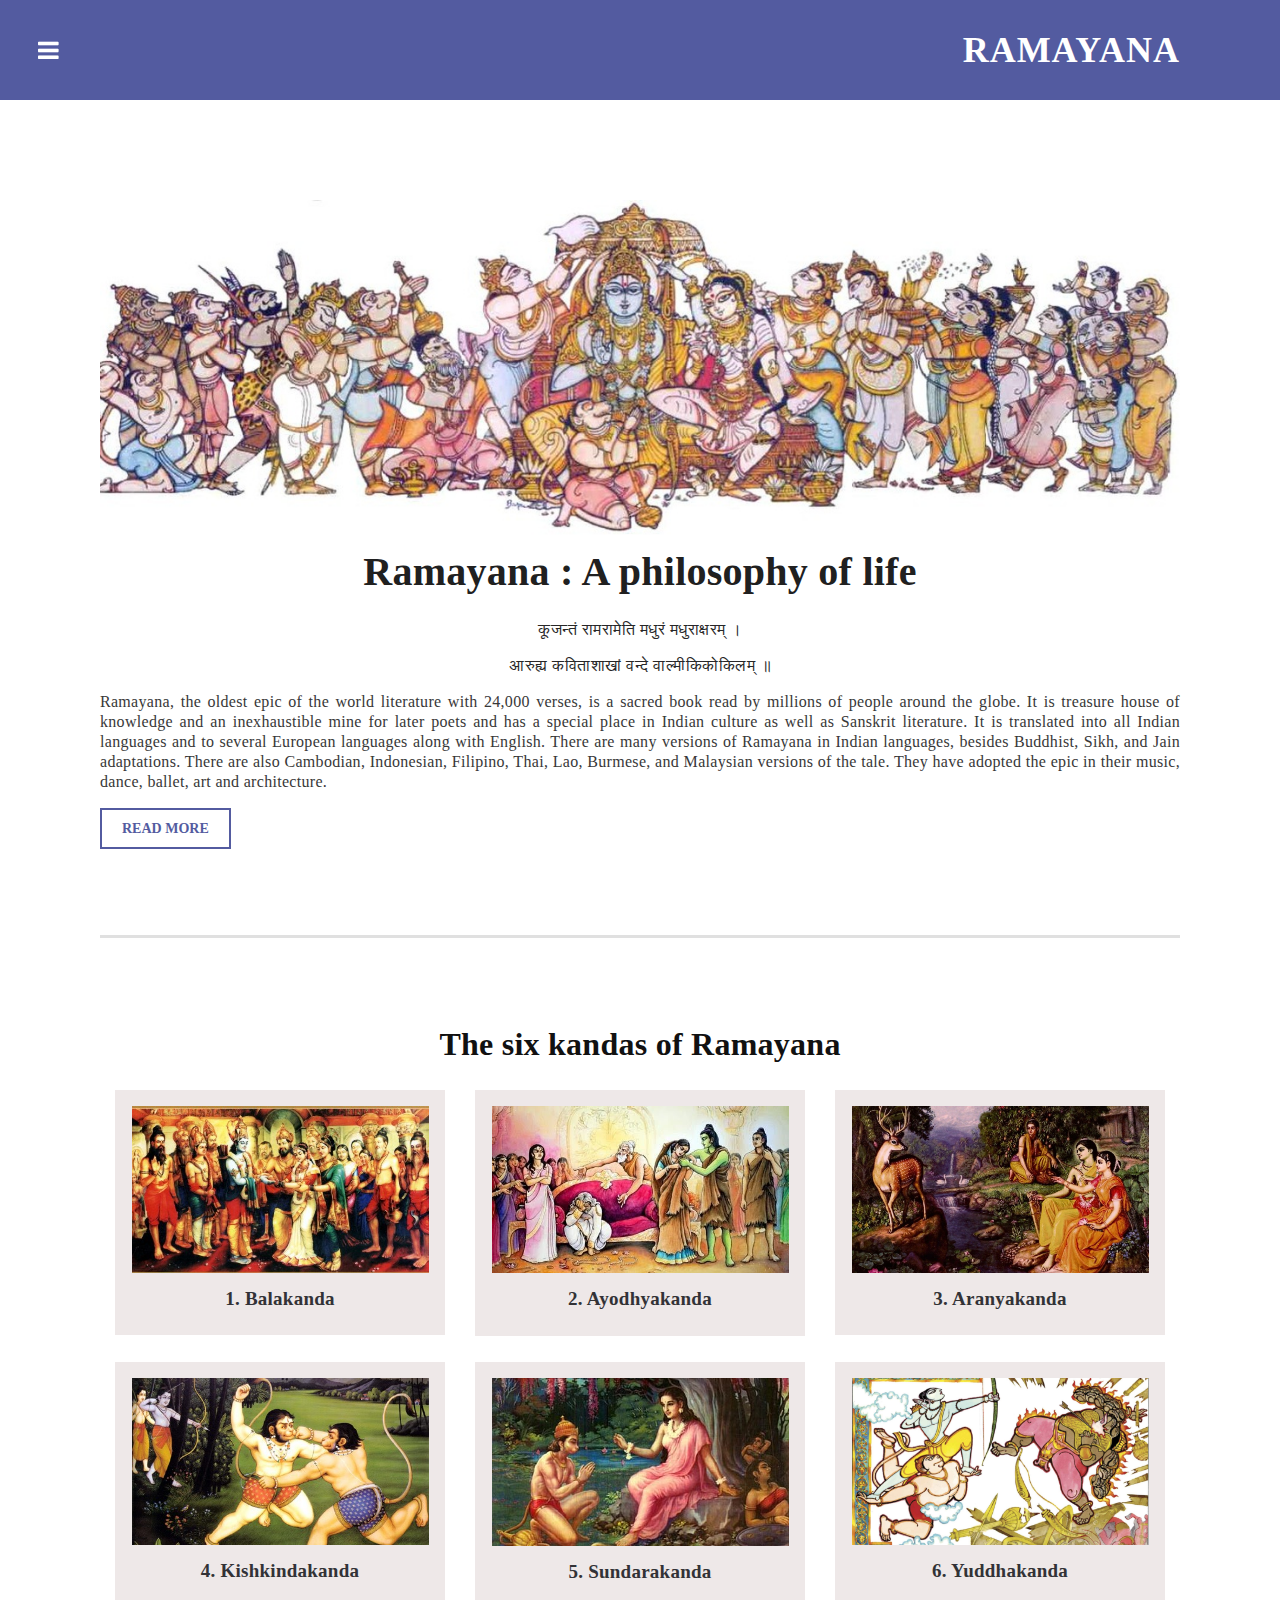
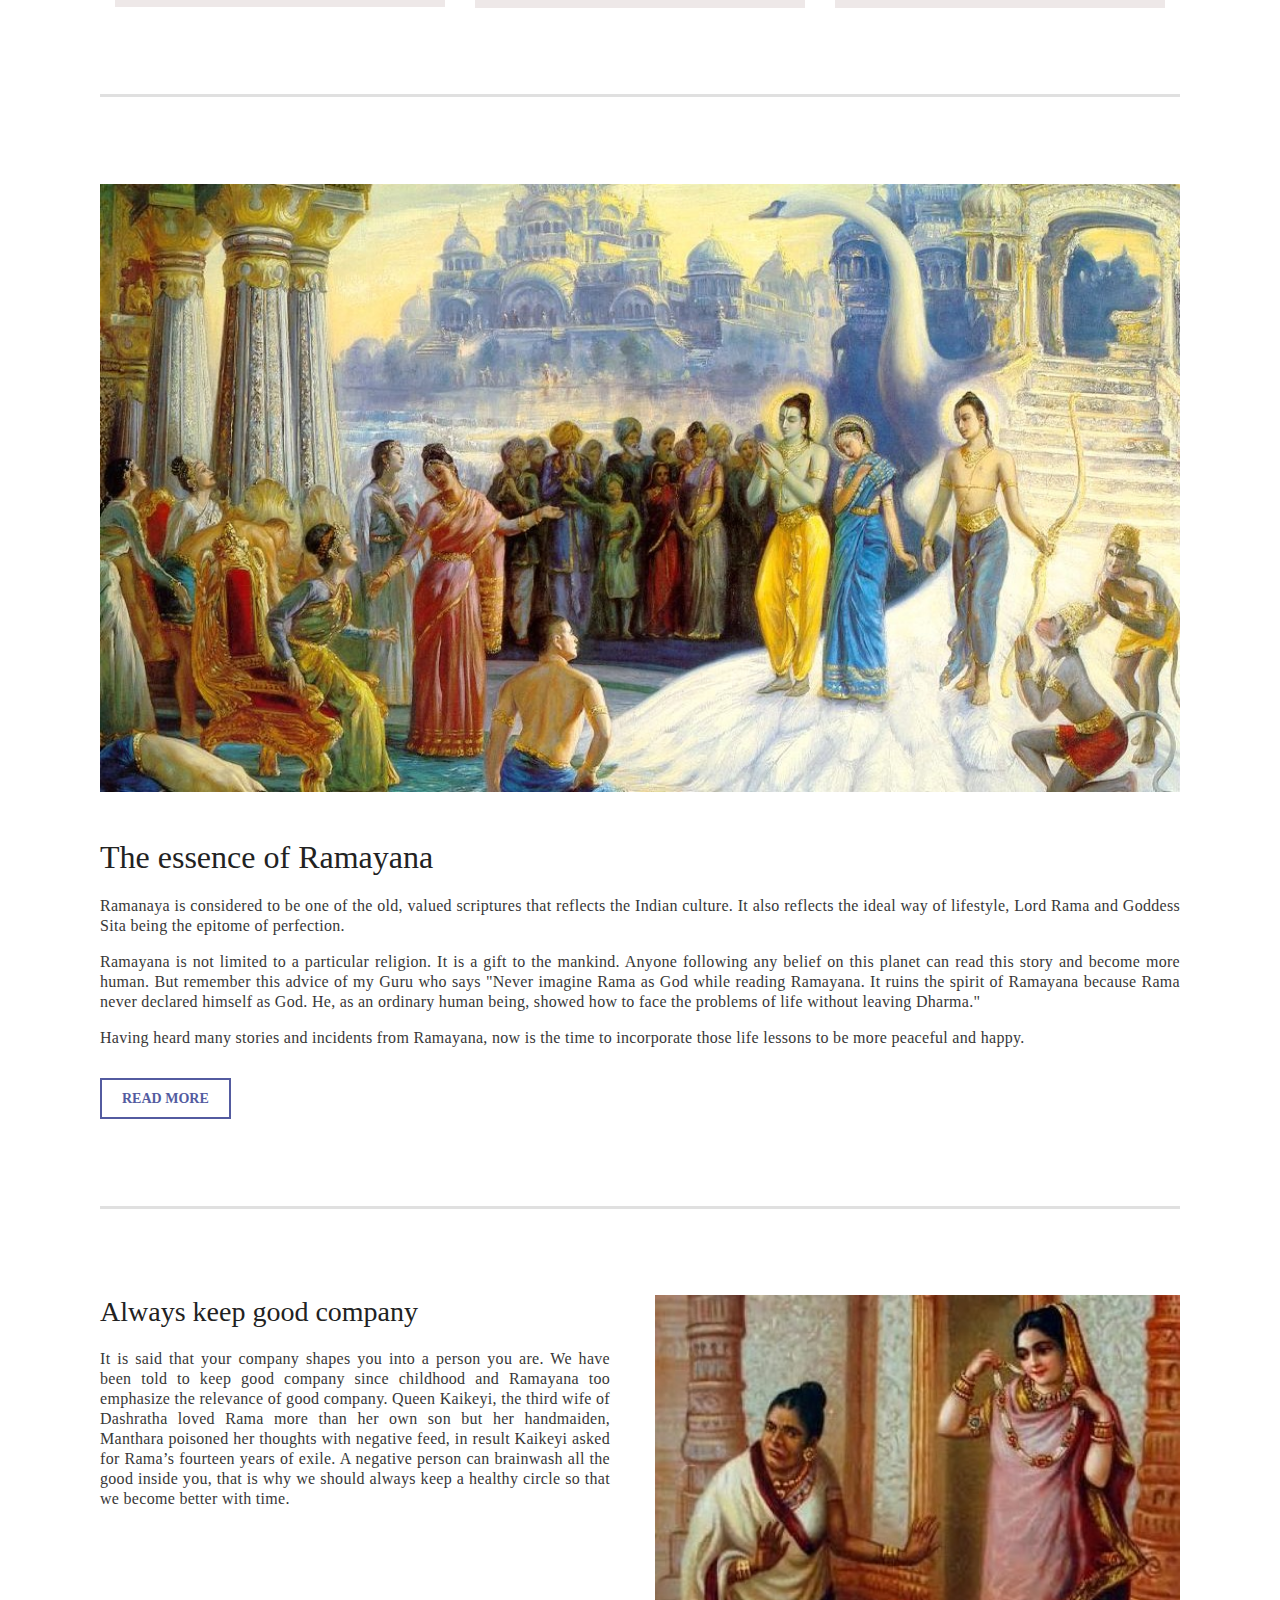
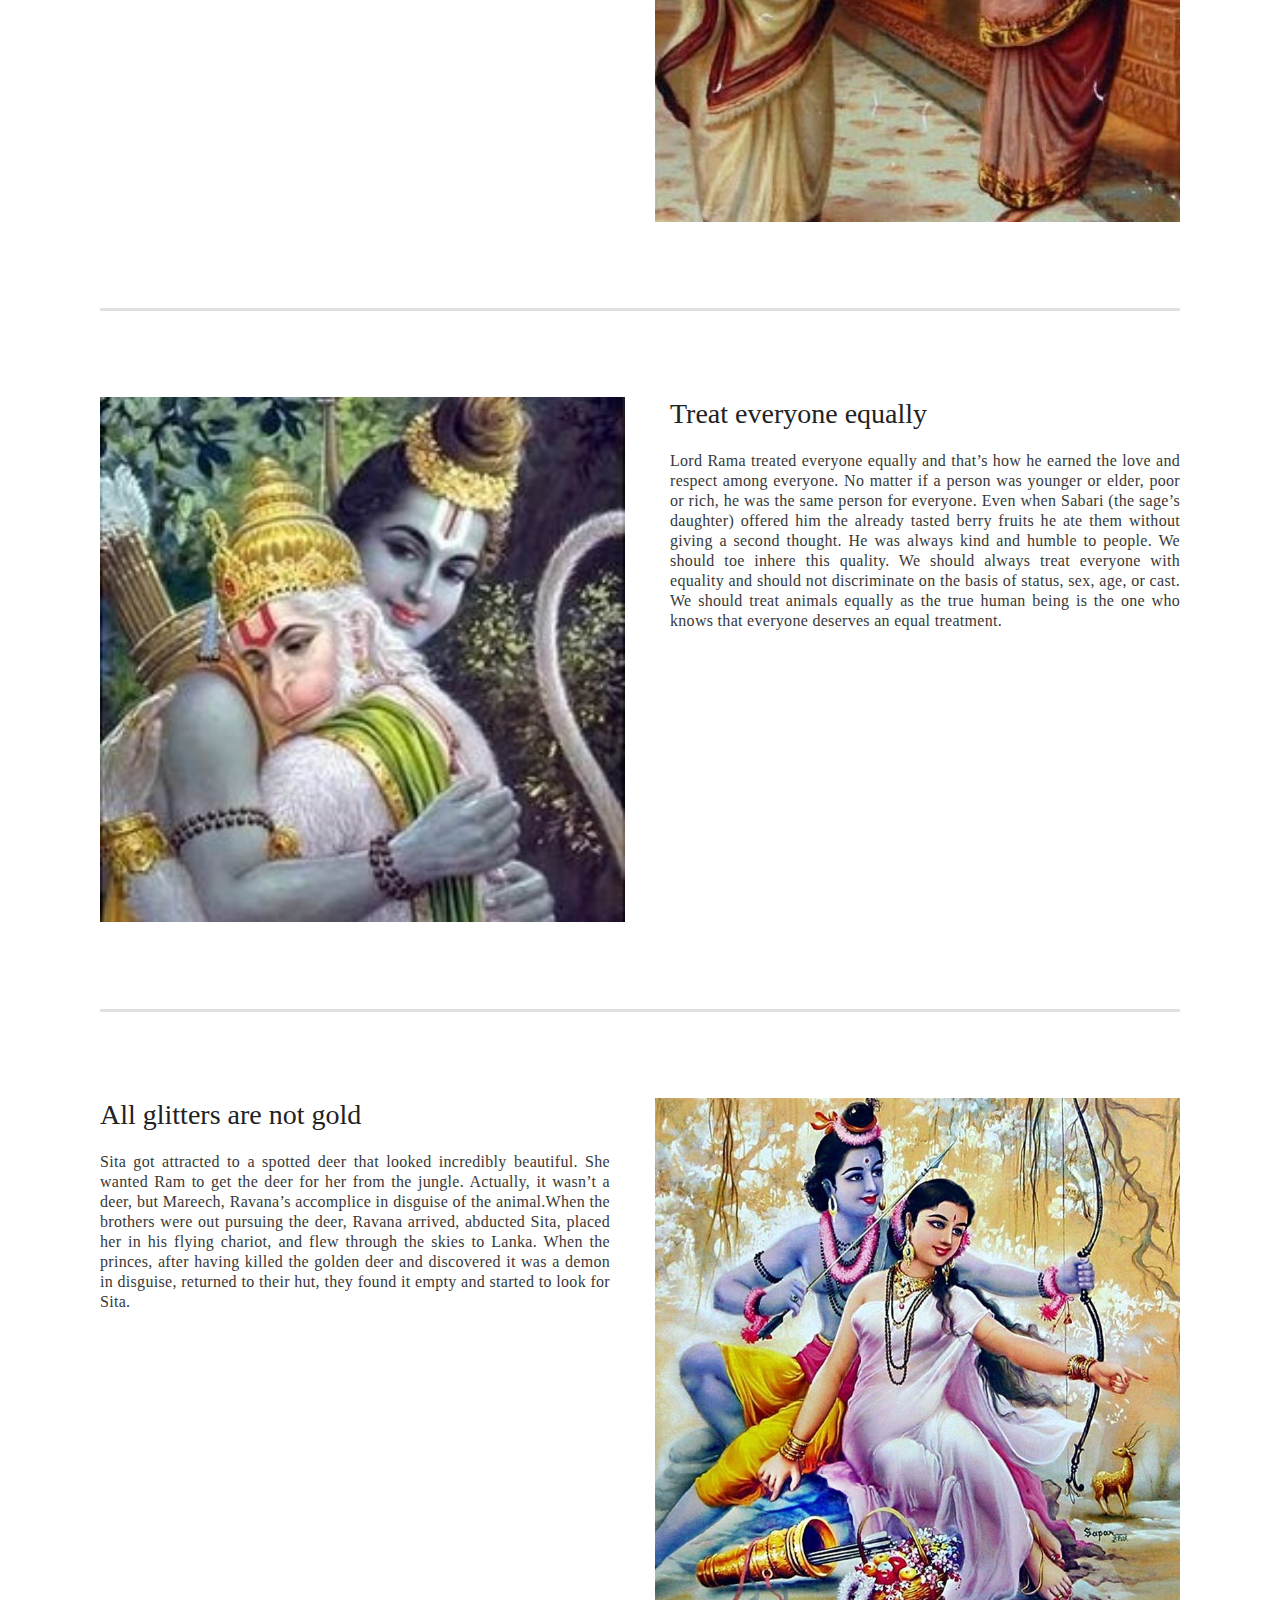
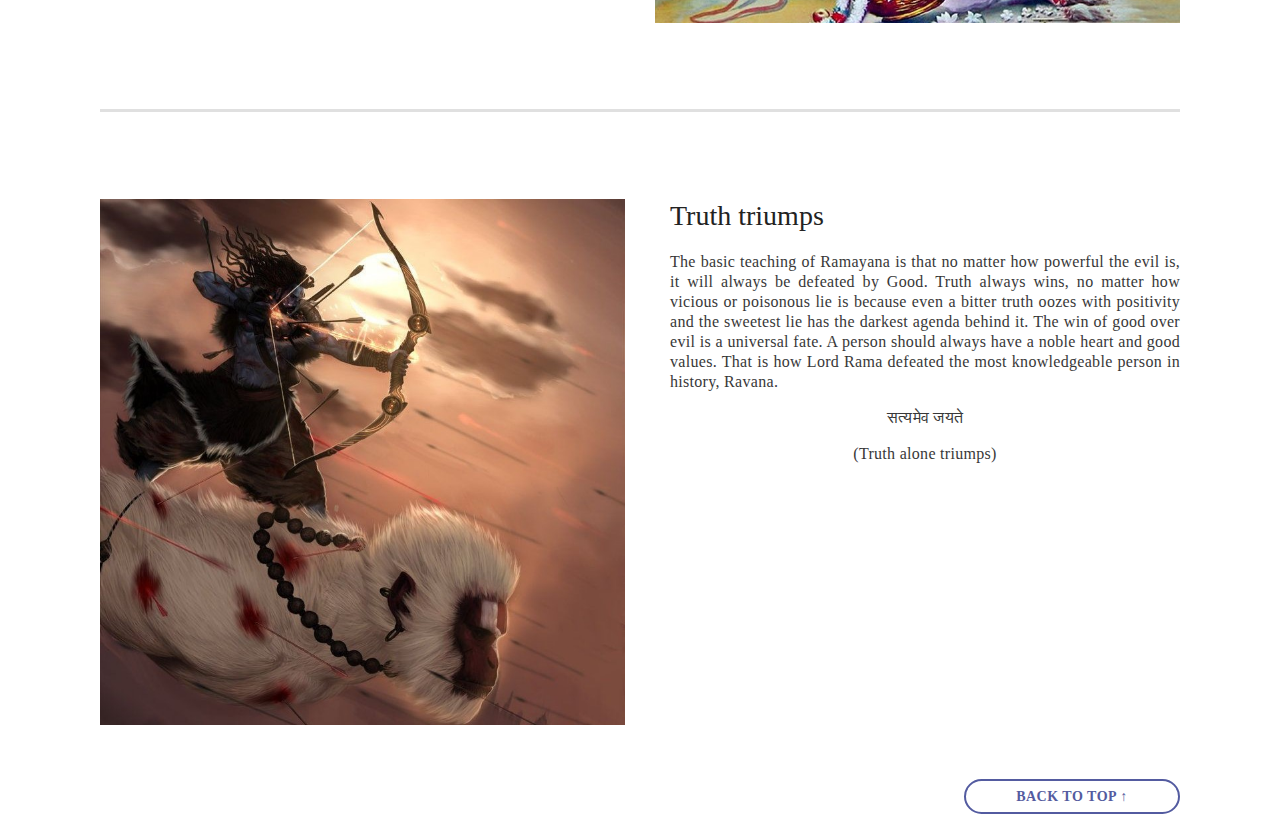
<file: index.html>
<!DOCTYPE html>
<html lang="en">

  <head>

    <meta charset="utf-8">
    <meta name="viewport" content="width=device-width, initial-scale=1, shrink-to-fit=no">
    <meta name="description" content="Ramayana is universal. It is not limited to a particular religion. It is a gift to the mankind. Anyone following any belief on this planet can read this story and become more human. But remember this advice of my Guru who says never imagine Rama as God while reading Ramayana. It ruins the spirit of Ramayana because Rama never showed himself as God. He, as an ordinary human being, showed how to face the problems of life without leaving Dharma.">
    <meta name="author" content="Harish Atukaru">
    <link href="https://fonts.googleapis.com/css?family=Roboto:100,300,400,500,700" rel="stylesheet">

    <title>Ramayana</title>

    <!-- Bootstrap core CSS -->
    <link href="vendor/bootstrap/css/bootstrap.min.css" rel="stylesheet">


    <!-- Additional CSS Files -->
    <link rel="stylesheet" href="assets/css/fontawesome.css">
    <link rel="stylesheet" href="assets/css/templatemo-style.css">
    <link rel="stylesheet" href="assets/css/owl.css">

  </head>

<body class="is-preload">

    <!-- Wrapper -->
    <div id="wrapper">
      <a id="gettop"></a>
      <!-- Main -->
        <div id="main">
          <div class="inner">

            <!-- Header -->
            <header id="header">
              <div class="logo">
                <a href="index.html">Ramayana</a>
              </div>
            </header>
            

            <!-- Title content -->
            <section class="main-banner">
              <div class="container-fluid">
                <div class="row">
                  <div class="col-md-12">
                    <div class="banner-content">
                       <img src="assets/images/au.jpg" alt="Sree Rama Pattabishekam">
                       <h2>Ramayana : A philosophy of life</h2>
                       <br/>
                       <p>कूजन्तं रामरामेति मधुरं मधुराक्षरम्‌ ।</p>
                       <p>आरुह्य कविताशाखां वन्दे वाल्मीकिकोकिलम्‌ ॥</p>
                    </div>
                    <p>Ramayana, the oldest epic of the world literature with 24,000 verses, is a sacred book read by millions of people around the globe. It is treasure house of knowledge and an inexhaustible mine for later poets and has a special place in Indian culture as well as Sanskrit literature. It is translated into all Indian languages and to several European languages along with English. There are many versions of Ramayana in Indian languages, besides Buddhist, Sikh, and Jain adaptations. There are also Cambodian, Indonesian, Filipino, Thai, Lao, Burmese, and Malaysian versions of the tale. They have adopted the epic in their music, dance, ballet, art and architecture.</p>
                    <div class="primary-button">
                      <a href="https://www.valmiki.iitk.ac.in/introduction" target="_blank">Read More</a>
                    </div>
                 </div>
                </div>
              </div>
            </section>

            <!-- Services -->
            <section class="services">
              <h2>The six kandas of Ramayana</h2>
              
              <div class="container-fluid">
                <div class="row">
                  <div class="col-md-4">
                    <div class="service-item first-item">
                      <a href="https://www.valmiki.iitk.ac.in/summary?field_kanda_tid=1&field_sarga_value=1" target="_blank" >
                        <img src="assets/images/icon_01.jpg" alt="Sivadhanurbangam by Rama">
                       <h4>1. Balakanda</h4> 
                      </a>
                    </div>
                  </div>
                  <div class="col-md-4">
                    <div class="service-item second-item">
                      <a href="https://www.valmiki.iitk.ac.in/summary?field_kanda_tid=2&field_sarga_value=1" target="_blank" >
                        <img src="assets/images/icon_02.jpg" alt="Sita,Rama,Laksman leaves the palace for exile">
                      <h4>2. Ayodhyakanda</h4>
                    </a> 
                  </div>
                  </div>
                  <div class="col-md-4">
                    <div class="service-item third-item">
                      <a href="https://www.valmiki.iitk.ac.in/summary?field_kanda_tid=3&field_sarga_value=1" target="_blank" >
                      <img src="assets/images/icon_03.jpg" alt="Sita asks for the golden deer">
                      <h4>3. Aranyakanda</h4>
                      </a>
                    </div>
                  </div>
                  <div class="col-md-4">
                    <div class="service-item fourth-item">
                      <a href="https://www.valmiki.iitk.ac.in/summary?field_kanda_tid=4&field_sarga_value=1" target="_blank" >
                      <img src="assets/images/icon_hover_04.jpg" alt="Rama shoots Vali to save Sugreeva">
                      <h4>4. Kishkindakanda</h4>
                    </a>
                    </div>
                  </div>
                  <div class="col-md-4">
                    <div class="service-item fivth-item">
                      <a href="https://www.valmiki.iitk.ac.in/summary?field_kanda_tid=5&field_sarga_value=1" target="_blank" >
                      <img src="assets/images/icon_05.jpg" alt="Hanuman hands over Rama's ring to Sita">
                      <h4>5. Sundarakanda</h4>
                    </a>
                    </div>
                  </div>
                  <div class="col-md-4">
                    <div class="service-item sixth-item">
                      <a href="https://www.valmiki.iitk.ac.in/summary?field_kanda_tid=6&field_sarga_value=1" target="_blank" >
                      <img src="assets/images/icon_06.jpg" alt="Rama kills Ravana">
                      <h4>6. Yuddhakanda</h4>
                    </a>
                    </div>
                  </div>
                </div>
              </div>
            </section>
            

            <!-- Top Image -->
            <section class="top-image">
              <div class="container-fluid">
                <div class="row">
                  <div class="col-md-12">
                    <img src="assets/images/top-image.jpg" alt="Sita,Rama,Laksman returns to Ayodhya">
                    <div class="down-content">
                      <h2>The essence of Ramayana</h2>
                      <p>Ramanaya is considered to be one of the old, valued scriptures that reflects the Indian culture. It also reflects the ideal way of lifestyle, Lord Rama and Goddess Sita being the epitome of perfection.</p>
                      <p>Ramayana is not limited to a particular religion. It is a gift to the mankind. Anyone following any belief on this planet can read this story and become more human. But remember this advice of my Guru who says "Never imagine Rama as God while reading Ramayana. It ruins the spirit of Ramayana because Rama never declared himself as God. He, as an ordinary human being, showed how to face the problems of life without leaving Dharma."</p>
                      <p>Having heard many stories and incidents from Ramayana, now is the time to incorporate those life lessons to be more peaceful and happy.</p>
                      <div class="primary-button">
                        <a href="my_view.html">Read More</a>
                      </div>
                    </div>
                  </div>
                </div>
              </div>
            </section>
            
             

            <!-- Right Image -->
            <section class="right-image">
              <div class="container-fluid">
                <div class="row">
                  <div class="col-md-6">
                    <div class="left-content">
                      <h3>Always keep good company</h3>
                      <p>It is said that your company shapes you into a person you are. We have been told to keep good company since childhood and Ramayana too emphasize the relevance of good company. Queen Kaikeyi, the third wife of Dashratha loved Rama more than her own son but her handmaiden, Manthara poisoned her thoughts with negative feed, in result Kaikeyi asked for Rama’s fourteen years of exile. A negative person can brainwash all the good inside you, that is why we should always keep a healthy circle so that we become better with time.</p>
                    </div>
                  </div>
                  <div class="col-md-6">
                    <img src="assets/images/right-image2.jpg" alt="Mandara speaks to kaikeyi">
                  </div>
                </div>
              </div>
            </section>

            <!-- Left Image -->
            <section class="left-image">
              <div class="container-fluid">
                <div class="row">
                  <div class="col-md-6">
                    <img src="assets/images/left-image.jpg" alt="Rama hugs Hanuman">
                  </div>
                  <div class="col-md-6">
                    <div class="right-content">
                      <h3>Treat everyone equally</h3>
                      <p>Lord Rama treated everyone equally and that’s how he earned the love and respect among everyone. No matter if a person was younger or elder, poor or rich, he was the same person for everyone. Even when Sabari (the sage’s daughter) offered him the already tasted berry fruits he ate them without giving a second thought. He was always kind and humble to people. We should toe inhere this quality. We should always treat everyone with equality and should not discriminate on the basis of status, sex, age, or cast. We should treat animals equally as the true human being is the one who knows that everyone deserves an equal treatment.</p>
                      
                    </div>
                  </div>
                </div>
              </div>
            </section>  

            <!-- Right Image -->
            <section class="right-image">
              <div class="container-fluid">
                <div class="row">
                  <div class="col-md-6">
                    <div class="left-content">
                      <h3>All glitters are not gold</h3>
                      <p>Sita got attracted to a spotted deer that looked incredibly beautiful. She wanted Ram to get the deer for her from the jungle. Actually, it wasn’t a deer, but Mareech, Ravana’s accomplice in disguise of the animal.When the brothers were out pursuing the deer, Ravana arrived, abducted Sita, placed her in his flying chariot, and flew through the skies to Lanka. When the princes, after having killed the golden deer and discovered it was a demon in disguise, returned to their hut, they found it empty and started to look for Sita.</p>
                    </div>
                  </div>
                  <div class="col-md-6">
                    <img src="assets/images/right-image.jpg" alt="Sita wants the golden deer">
                  </div>
                </div>
              </div>
            </section>

            <!-- Left Image -->
            <section class="left-image final">
              <div class="container-fluid">
                <div class="row">
                  <div class="col-md-6">
                    <img src="assets/images/left-image1.jpg" alt="">
                  </div>
                  <div class="col-md-6">
                    <div class="right-content">
                      <h3>Truth triumps</h3>
                      <p>The basic teaching of Ramayana is that no matter how powerful the evil is, it will always be defeated by Good. Truth always wins, no matter how vicious or poisonous lie is because even a bitter truth oozes with positivity and the sweetest lie has the darkest agenda behind it. The win of good over evil is a universal fate. A person should always have a noble heart and good values. That is how Lord Rama defeated the most knowledgeable person in history, Ravana.</p>
                      <div id="slok">
                        <p>सत्यमेव जयते</p>
                        <p>(Truth alone triumps)</p>
                      </div>
                    </div>
                    
                  </div>
                </div>
              </div>
            </section>
            
            <!-- Back to top button-->
           
              <div class="border-rounded-button">
                <a href="#gettop">Back to top ↑</a>
              </div>
        

          </div>
        </div>
        
      <!-- Sidebar -->
        <div id="sidebar">

          <div class="inner">

            <!-- Search Box -->
            <section id="search" class="alt">
              <form method="get" action="#">
                <input type="text" name="search" placeholder="Search..." />
              </form>
            </section>
              
            <!-- Menu -->
            <nav id="menu">
              <ul>
                <li><a href="index.html">Home</a></li>
                <li><a href="story.html">The story</a></li>
                <li><a href="my_view.html">My view</a></li>
                <li><a href="contact.html">Contact</a></li>
                <li>
                  <span class="opener">References</span>
                   <ul>
                    <li><a href="https://www.valmiki.iitk.ac.in/" target="_blank" >Welcome to Valmiki Ramayana</a></li>
                    <li><a href="https://en.wikipedia.org/wiki/Ramayana" target="_blank" >Ramayana-Wikipedia</a></li>
                    <li><a href="http://www.valmikiramayan.net/" target="_blank" >Valmiki Ramayana</a></li>
                  </ul>
                </li>
                
              </ul>
            </nav>

            <!-- Popular versions of Ramayana-->
            <div class="featured-posts">
              <div class="heading">
                <h2>Popular versions of Ramayana</h2>
              </div>
              <div class="owl-carousel owl-theme">
                <a href="https://en.wikipedia.org/wiki/Ramayana" target="_blank" >
                  <div class="featured-item">
                    <img src="assets/images/featured_post_01.jpg" alt="Valmiki Ramyanam">
                    <p>Ramayana written by Valmiki in Sankskrit is the root version of the tale.</p>
                  </div>
                </a>
                <a href="https://tamilnation.org/literature/kamban/kambaramayanam.htm" target="_blank" >
                  <div class="featured-item">
                    <img src="assets/images/featured_post_02.jpg" alt="Kamba Ramyanam">
                    <p>The Tamil Kambaramayanam, a popular version, written by poet Kamban in the 12th century.</p>
                  </div>
                </a>
                <a href="https://en.wikipedia.org/wiki/Ramcharitmanas" target="_blank" >
                  <div class="featured-item">
                    <img src="assets/images/featured_post_03.jpg" alt=" Ramayanam">
                    <p>The Ramcharitmanas was written by Goswami Tulsidas in Awadhi language in the 16th century.</p>
                  </div>
                </a>
              </div>
            </div>

            <!-- Footer -->
            <footer id="footer">
              <p class="copyright">Copyright &copy; 2020 Harish Atukaru</p>
            </footer>

          </div>
        </div>

    </div>

  <!-- Scripts -->
  <!-- Bootstrap core JavaScript -->
    <script src="vendor/jquery/jquery.min.js"></script>
    <script src="vendor/bootstrap/js/bootstrap.bundle.min.js"></script>

    <script src="assets/js/browser.min.js"></script>
    <script src="assets/js/breakpoints.min.js"></script>
    <script src="assets/js/transition.js"></script>
    <script src="assets/js/owl-carousel.js"></script>
    <script src="assets/js/custom.js"></script>
</body>
</html>
</file>
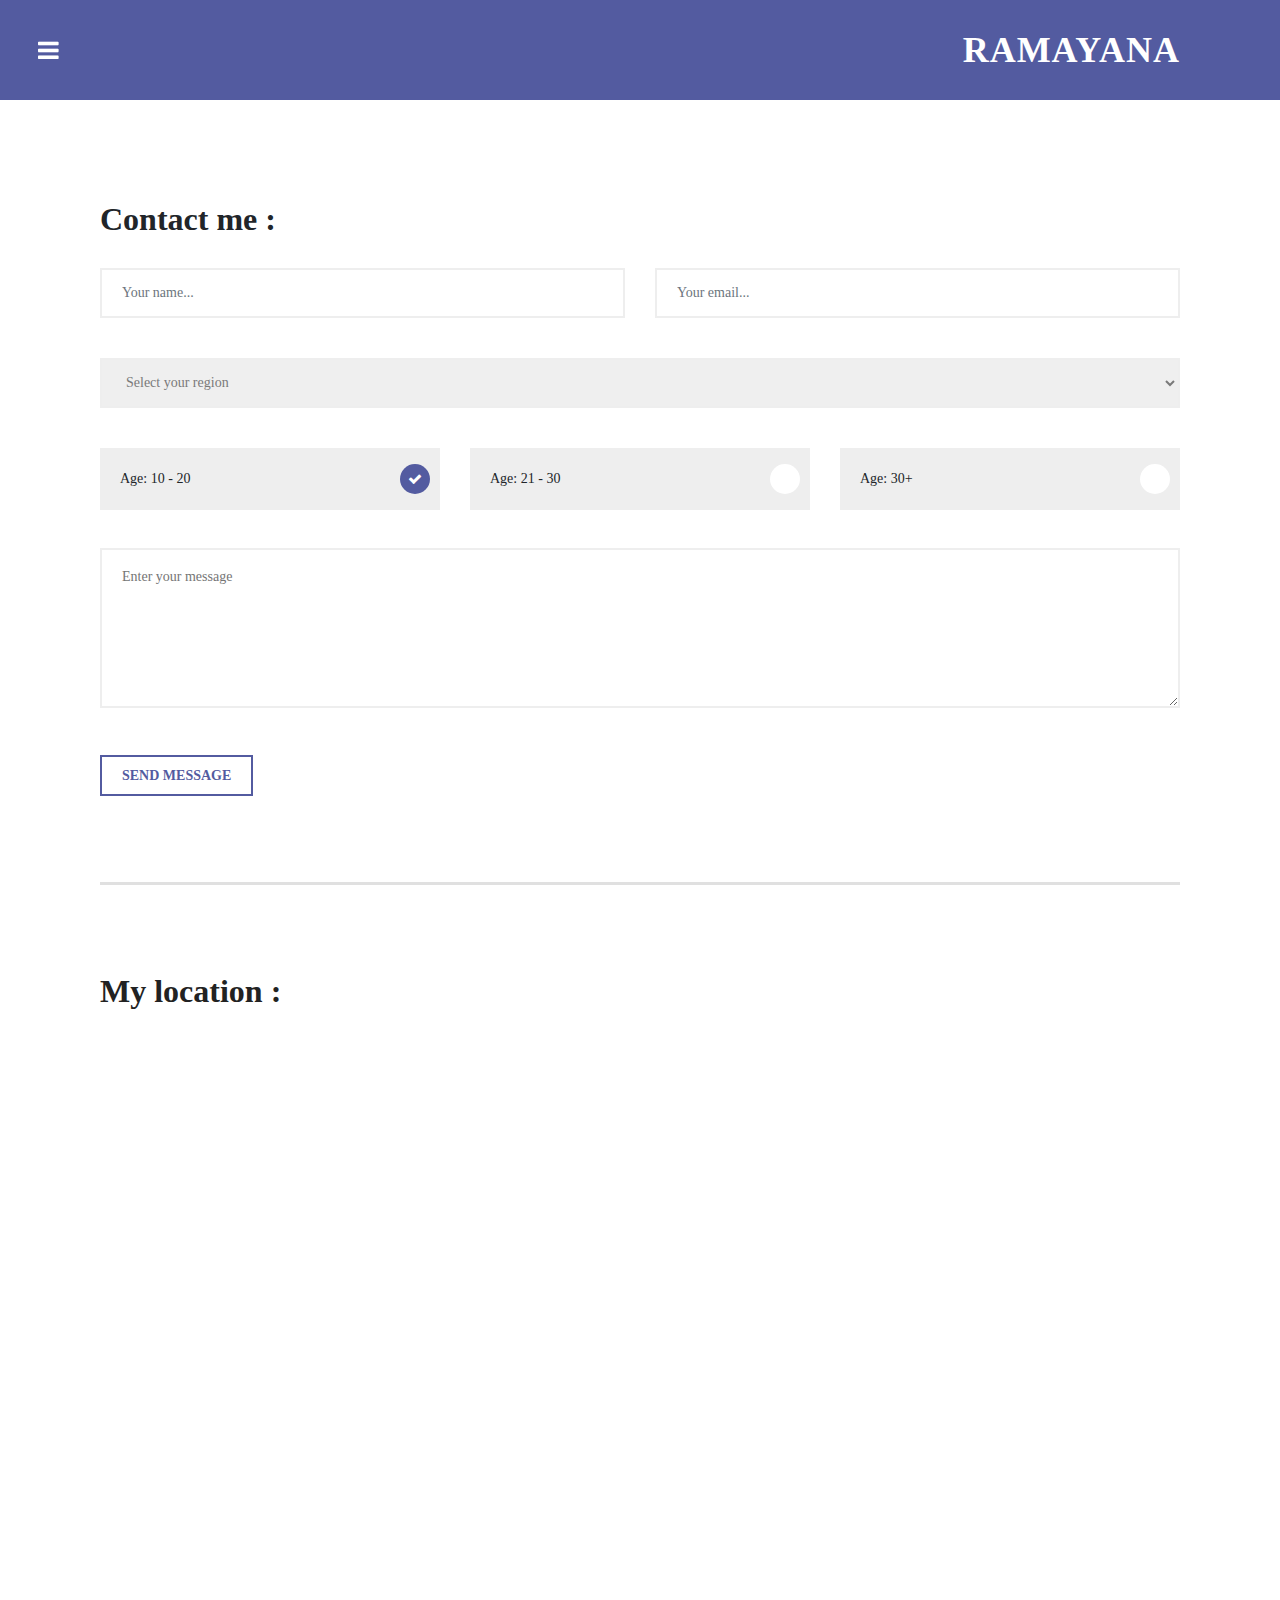
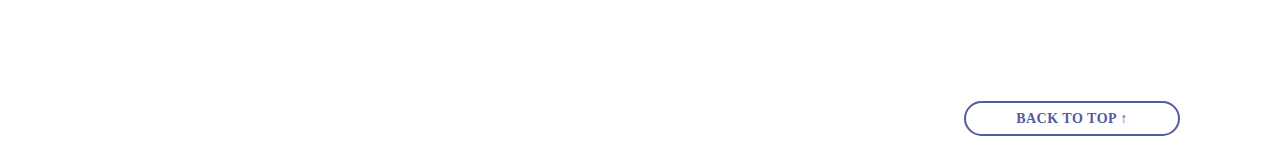
<file: contact.html>
<!DOCTYPE html>
<html lang="en">

  <head>

    <meta charset="utf-8">
    <meta name="viewport" content="width=device-width, initial-scale=1, shrink-to-fit=no">
    <meta name="description" content="Ramayana is not limited to a particular religion. It is a gift to the mankind. Anyone following any belief on this planet can read this story and become more human. But remember this advice of my Guru who says never imagine Rama as God while reading Ramayana. It ruins the spirit of Ramayana because Rama never showed himself as God. He, as an ordinary human being, showed how to face the problems of life without leaving Dharma.">
    <meta name="author" content="Harish Atukaru">
    
    <link href="https://fonts.googleapis.com/css?family=Roboto:100,300,400,500,700" rel="stylesheet">

    <title>Ramayana</title>

    <!-- Bootstrap core CSS -->
    <link href="vendor/bootstrap/css/bootstrap.min.css" rel="stylesheet">

<!--
Ramayana CSS Template
https://templatemo.com/tm-529-ramayana
-->

    <!-- Additional CSS Files -->
    <link rel="stylesheet" href="assets/css/fontawesome.css">
    <link rel="stylesheet" href="assets/css/templatemo-style.css">
    <link rel="stylesheet" href="assets/css/owl.css">

  </head>

<body class="is-preload">

    <!-- Wrapper -->
    <div id="wrapper">

      <!-- Main -->
        <div id="main">
          <div class="inner">
            <a id="gettop"></a>
            <!-- Header -->
            <header id="header">
              <div class="logo">
                <a href="index.html">Ramayana</a>
              </div>
            </header>

           <!-- Forms -->
            <section class="forms">
              <div class="container-fluid">
                <div class="row">
                  <div class="col-md-12">
                    <div class="section-heading">
                      <h3>Contact me :</h3>
                    </div>
                    <form id="contact" action="#" method="post">
                      <div class="row">
                        <div class="col-md-6">
                          <fieldset>
                            <input name="name" type="text" class="form-control" id="name" placeholder="Your name..." required="">
                          </fieldset>
                        </div>
                        <div class="col-md-6">
                          <fieldset>
                            <input name="email" type="text" class="form-control" id="email" placeholder="Your email..." required="">
                          </fieldset>
                        </div>
                        <div class="col-md-12">
                          <select name="category" id="category">
                            <option value="categories" selected>Select your region</option>
                            <option value="Featured">India</option>
                            <option value="">Sri Lanka</option>
                            <option value="">Myanmar</option>
                            <option value="">Combodia</option>
                            <option value="">Indonesia</option>
                            <option value="">Malaysia</option>
                            <option value="">Thailand</option>
                            <option value="">Philiphines</option>
                            <option value="">Asia</option>
                            <option value="">Africa</option>
                            <option value="">Australia</option>
                            <option value="">Europe</option>
                            <option value="">North America</option>
                            <option value="">South America</option> 
                          </select>
                        </div>
                        
                        <div class="col-md-4 col-sm-4">
                          <div class="circle-item">
                            <input name="demo-priority" type="radio" id="demo-small" value="16-20" checked>
                            <label for="demo-small">Age: 10 - 20</label>
                          </div>
                        </div>
                        <div class="col-md-4 col-sm-4">
                          <div class="circle-item">
                            <input name="demo-priority" type="radio" id="demo-medium" value="21-30">
                            <label for="demo-medium">Age: 21 - 30</label>
                          </div>
                        </div>
                        <div class="col-md-4 col-sm-4">
                          <div class="circle-item">
                            <input name="demo-priority" type="radio" id="demo-old" value="30+">
                            <label for="demo-old">Age: 30+</label>
                          </div>
                        </div>
                        <div class="col-12">
                          <textarea name="demo-message" id="demo-message" placeholder="Enter your message" rows="6"></textarea>
                        </div>
                        <div class="col-md-12">
                          <button type="submit" id="form-submit" class="button">Send Message</button>
                        </div>
                      </div>
                    </form>
                  </div>
                </div>
              </div>
            </section>

              <!-- Map -->
            <section class="contact-form">
              <div class="container-fluid">
                <div class="row">
                  <div class="col-md-12">
                    <div class="section-heading">
                      <h3>My location : </h3>
                    </div>
                    <div id="map1">
                    <iframe src="https://www.google.com/maps/embed?pb=!1m14!1m8!1m3!1d63977.7698876587!2d80.14672002302228!3d13.015958668996143!3m2!1i1024!2i768!4f13.1!3m3!1m2!1s0x3a525e1f5da86397%3A0x21092f216ee26e47!2sChennai%20International%20Airport!5e0!3m2!1sen!2sin!4v1593966986232!5m2!1sen!2sin" width="800" height="600" style="border:0;" allowfullscreen="" aria-hidden="false" tabindex="0"></iframe>
                    </div>
                    <div id="map2">
                      <iframe src="https://www.google.com/maps/embed?pb=!1m14!1m8!1m3!1d62196.95037249366!2d80.14672!3d13.0159587!3m2!1i1024!2i768!4f13.1!3m3!1m2!1s0x3a525e1f5da86397%3A0x21092f216ee26e47!2sChennai%20International%20Airport!5e0!3m2!1sen!2sin!4v1593967960647!5m2!1sen!2sin" width="400" height="300"  style="border:0;" allowfullscreen="" aria-hidden="false" tabindex="0"></iframe>
                      </div>
                      <div id="map3">
                        <iframe src="https://www.google.com/maps/embed?pb=!1m14!1m8!1m3!1d62196.95037249366!2d80.14672!3d13.0159587!3m2!1i1024!2i768!4f13.1!3m3!1m2!1s0x3a525e1f5da86397%3A0x21092f216ee26e47!2sChennai%20International%20Airport!5e0!3m2!1sen!2sin!4v1593969562126!5m2!1sen!2sin" width="300" height="300"  style="border:0;" allowfullscreen="" aria-hidden="false" tabindex="0"></iframe> 
                      </div>
                  </div>
                </div>
              </div>
            </section>

            <!-- Back to top button-->
            
              <div class="border-rounded-button">
                <a href="#gettop">Back to top ↑</a>
              </div>
          

          </div>
        </div>

     <!-- Sidebar -->
     <div id="sidebar">

      <div class="inner">

        <!-- Search Box -->
        <section id="search" class="alt">
          <form method="get" action="#">
            <input type="text" name="search" placeholder="Search..." />
          </form>
        </section>
          
          
        <!-- Menu -->
        <nav id="menu">
          <ul>
            <li><a href="index.html">Home</a></li>
            <li><a href="story.html">The story</a></li>
            <li><a href="my_view.html">My view</a></li>
            <li><a href="contact.html">Contact</a></li>
            <li>
              <span class="opener">References</span>
               <ul>
                <li><a href="https://www.valmiki.iitk.ac.in/" target="_blank" >Welcome to Valmiki Ramayana</a></li>
                <li><a href="https://en.wikipedia.org/wiki/Ramayana" target="_blank" >Ramayana-Wikipedia</a></li>
                <li><a href="http://www.valmikiramayan.net/" target="_blank" >Valmiki Ramayana</a></li>
              </ul>
            </li>
            
          </ul>
        </nav>

        <!-- Popular versions of Ramayana-->
        <div class="featured-posts">
          <div class="heading">
            <h2>Popular versions of Ramayana</h2>
          </div>
          <div class="owl-carousel owl-theme">
            <a href="https://en.wikipedia.org/wiki/Ramayana" target="_blank" >
              <div class="featured-item">
                <img src="assets/images/featured_post_01.jpg" alt="Valmiki Ramyanam">
                <p>Ramayana written by Valmiki in Sankskrit is the root version of the tale.</p>
              </div>
            </a>
            <a href="https://tamilnation.org/literature/kamban/kambaramayanam.htm" target="_blank" >
              <div class="featured-item">
                <img src="assets/images/featured_post_02.jpg" alt="Kamba Ramyanam">
                <p>The Tamil Kambaramayanam, a popular version, written by poet Kamban in the 12th century.</p>
              </div>
            </a>
            <a href="https://en.wikipedia.org/wiki/Ramcharitmanas" target="_blank" >
              <div class="featured-item">
                <img src="assets/images/featured_post_03.jpg" alt=" Ramayanam">
                <p>The Ramcharitmanas was written by Goswami Tulsidas in Awadhi language in the 16th century.</p>
              </div>
            </a>
          </div>
        </div>

        <!-- Footer -->
        <footer id="footer">
          <p class="copyright">Copyright &copy; 2020 Harish Atukaru</p>
        </footer>

      </div>
    </div>

</div>

<!-- Scripts -->
<!-- Bootstrap core JavaScript -->
<script src="vendor/jquery/jquery.min.js"></script>
<script src="vendor/bootstrap/js/bootstrap.bundle.min.js"></script>

<script src="assets/js/browser.min.js"></script>
<script src="assets/js/breakpoints.min.js"></script>
<script src="assets/js/transition.js"></script>
<script src="assets/js/owl-carousel.js"></script>
<script src="assets/js/custom.js"></script>
</body>
</html>
</file>
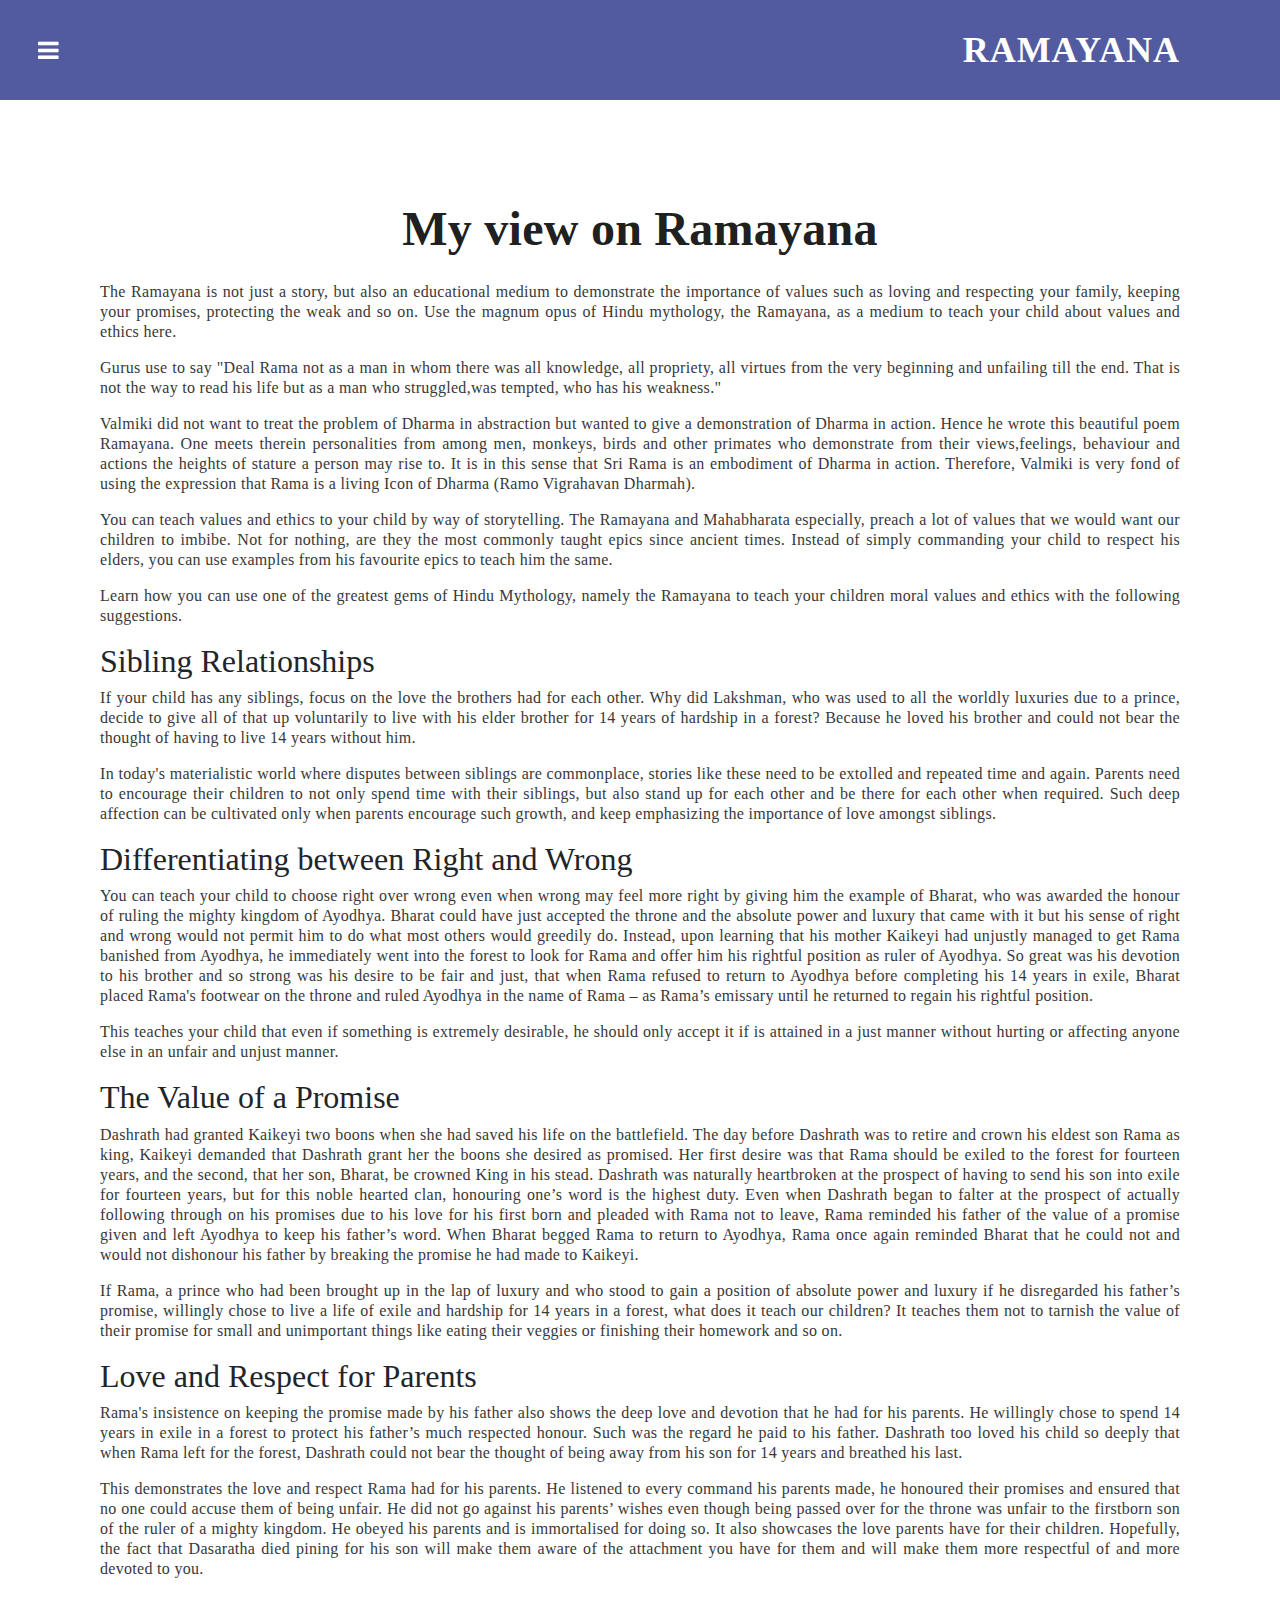
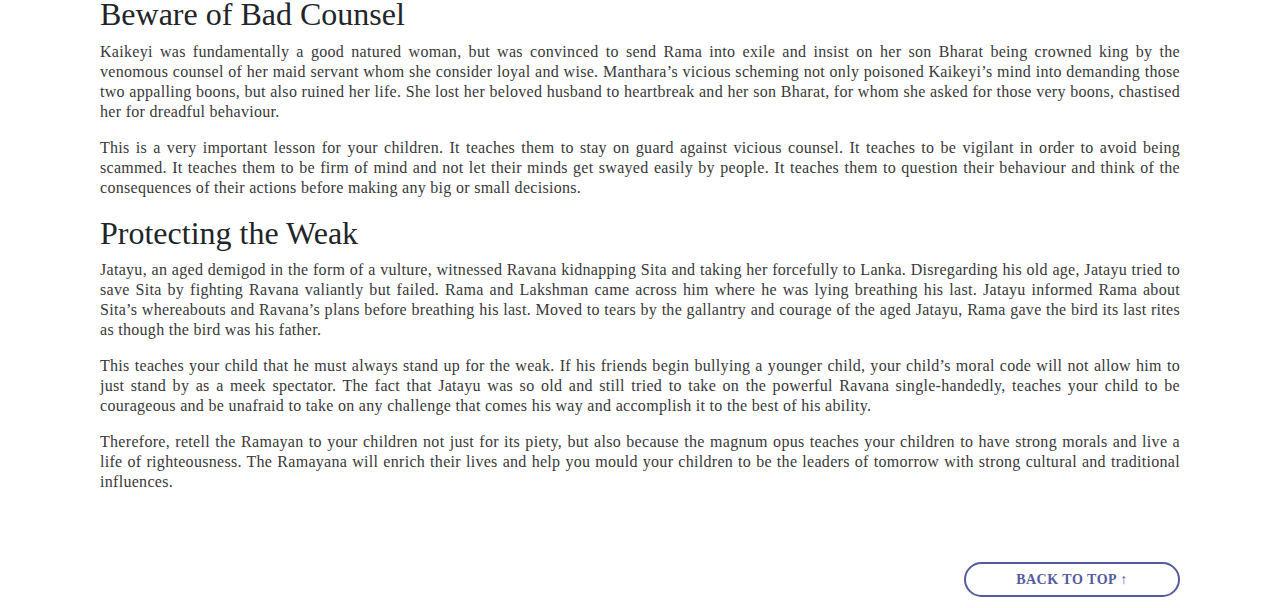
<file: my_view.html>
<!DOCTYPE html>
<html lang="en">

  <head>

    <meta charset="utf-8">
    <meta name="viewport" content="width=device-width, initial-scale=1, shrink-to-fit=no">
   
    <link href="https://fonts.googleapis.com/css?family=Roboto:100,300,400,500,700" rel="stylesheet">

    <title>Ramayana</title>

    <!-- Bootstrap core CSS -->
    <link href="vendor/bootstrap/css/bootstrap.min.css" rel="stylesheet">

<!--
Ramayana CSS Template
https://templatemo.com/tm-529-ramayana
-->

    <!-- Additional CSS Files -->
    <link rel="stylesheet" href="assets/css/fontawesome.css">
    <link rel="stylesheet" href="assets/css/templatemo-style.css">
    <link rel="stylesheet" href="assets/css/owl.css">

  </head>

<body class="is-preload">

    <!-- Wrapper -->
    <div id="wrapper">
      <a id="gettop"></a>
      <!-- Main -->
        <div id="main">
          <div class="inner">
            
            <!-- Header -->
            <header id="header">
              <div class="logo">
                <a href="index.html">Ramayana</a>
                
              </div>
            </header>
            

            <!-- My View -->
            <section class="main-banner myviewpage">
              <div class="container-fluid">
                <div class="row">
                  <div class="col-md-12">
                    <div class="banner-content">

                    <h2>My view on Ramayana</h2>
                    <br/>
                  </div>
                    <p>The Ramayana is not just a story, but also an educational medium to demonstrate the importance of values such as loving and respecting your family, keeping your promises, protecting the weak and so on. Use the magnum opus of Hindu mythology, the Ramayana, as a medium to teach your child about values and ethics here.</p>
                    <p>Gurus use to say "Deal Rama not as a man in whom there was all knowledge, all propriety, all virtues from the very beginning and unfailing till the end. That is not the way to read his life but as a man who struggled,was tempted, who has his weakness."</p>
                    <p>Valmiki did not want to treat the problem of Dharma in abstraction but wanted to give a demonstration of Dharma in action. Hence he wrote this beautiful poem Ramayana. One meets therein personalities from among men, monkeys, birds and other primates who demonstrate from their views,feelings, behaviour and actions the heights of stature a person may rise to. It is in this sense that Sri Rama is an embodiment of Dharma in action. Therefore, Valmiki is very fond of using the expression that Rama is a living Icon of Dharma (Ramo Vigrahavan Dharmah).</p>
                    <p>You can teach values and ethics to your child by way of storytelling. The Ramayana and Mahabharata especially, preach a lot of values that we would want our children to imbibe. Not for nothing, are they the most commonly taught epics since ancient times. Instead of simply commanding your child to respect his elders, you can use examples from his favourite epics to teach him the same.</p>
                    <p>Learn how you can use one of the greatest gems of Hindu Mythology, namely the Ramayana to teach your children moral values and ethics with the following suggestions.</p>
                    <h2>Sibling Relationships</h2>
                    <p>If your child has any siblings, focus on the love the brothers had for each other. Why did Lakshman, who was used to all the worldly luxuries due to a prince, decide to give all of that up voluntarily to live with his elder brother for 14 years of hardship in a forest? Because he loved his brother and could not bear the thought of having to live 14 years without him.</p>
                    <p>In today's materialistic world where disputes between siblings are commonplace, stories like these need to be extolled and repeated time and again. Parents need to encourage their children to not only spend time with their siblings, but also stand up for each other and be there for each other when required. Such deep affection can be cultivated only when parents encourage such growth, and keep emphasizing the importance of love amongst siblings.</p>
                    <h2>Differentiating between Right and Wrong</h2>
                    <p>You can teach your child to choose right over wrong even when wrong may feel more right by giving him the example of Bharat, who was awarded the honour of ruling the mighty kingdom of Ayodhya. Bharat could have just accepted the throne and the absolute power and luxury that came with it but his sense of right and wrong would not permit him to do what most others would greedily do. Instead, upon learning that his mother Kaikeyi had unjustly managed to get Rama banished from Ayodhya, he immediately went into the forest to look for Rama and offer him his rightful position as ruler of Ayodhya. So great was his devotion to his brother and so strong was his desire to be fair and just, that when Rama refused to return to Ayodhya before completing his 14 years in exile, Bharat placed Rama's footwear on the throne and ruled Ayodhya in the name of Rama – as Rama’s emissary until he returned to regain his rightful position.</p>
                    <p>This teaches your child that even if something is extremely desirable, he should only accept it if is attained in a just manner without hurting or affecting anyone else in an unfair and unjust manner.</p>
                    <h2>The Value of a Promise</h2>
                    <p>Dashrath had granted Kaikeyi two boons when she had saved his life on the battlefield. The day before Dashrath was to retire and crown his eldest son Rama as king, Kaikeyi demanded that Dashrath grant her the boons she desired as promised. Her first desire was that Rama should be exiled to the forest for fourteen years, and the second, that her son, Bharat, be crowned King in his stead. Dashrath was naturally heartbroken at the prospect of having to send his son into exile for fourteen years, but for this noble hearted clan, honouring one’s word is the highest duty. Even when Dashrath began to falter at the prospect of actually following through on his promises due to his love for his first born and pleaded with Rama not to leave, Rama reminded his father of the value of a promise given and left Ayodhya to keep his father’s word. When Bharat begged Rama to return to Ayodhya, Rama once again reminded Bharat that he could not and would not dishonour his father by breaking the promise he had made to Kaikeyi.</p>
                    <p>If Rama, a prince who had been brought up in the lap of luxury and who stood to gain a position of absolute power and luxury if he disregarded his father’s promise, willingly chose to live a life of exile and hardship for 14 years in a forest, what does it teach our children? It teaches them not to tarnish the value of their promise for small and unimportant things like eating their veggies or finishing their homework and so on.</p>
                    <h2>Love and Respect for Parents</h2>
                    <p>Rama's insistence on keeping the promise made by his father also shows the deep love and devotion that he had for his parents. He willingly chose to spend 14 years in exile in a forest to protect his father’s much respected honour. Such was the regard he paid to his father. Dashrath too loved his child so deeply that when Rama left for the forest, Dashrath could not bear the thought of being away from his son for 14 years and breathed his last.</p>
                    <p>This demonstrates the love and respect Rama had for his parents. He listened to every command his parents made, he honoured their promises and ensured that no one could accuse them of being unfair. He did not go against his parents’ wishes even though being passed over for the throne was unfair to the firstborn son of the ruler of a mighty kingdom. He obeyed his parents and is immortalised for doing so. It also showcases the love parents have for their children. Hopefully, the fact that Dasaratha died pining for his son will make them aware of the attachment you have for them and will make them more respectful of and more devoted to you.</p>
                    <h2>Beware of Bad Counsel</h2>
                    <p>Kaikeyi was fundamentally a good natured woman, but was convinced to send Rama into exile and insist on her son Bharat being crowned king by the venomous counsel of her maid servant whom she consider loyal and wise. Manthara’s vicious scheming not only poisoned Kaikeyi’s mind into demanding those two appalling boons, but also ruined her life. She lost her beloved husband to heartbreak and her son Bharat, for whom she asked for those very boons, chastised her for dreadful behaviour.</p>
                    <p>This is a very important lesson for your children. It teaches them to stay on guard against vicious counsel. It teaches to be vigilant in order to avoid being scammed. It teaches them to be firm of mind and not let their minds get swayed easily by people. It teaches them to question their behaviour and think of the consequences of their actions before making any big or small decisions.</p>
                    <h2>Protecting the Weak</h2>
                    <p>Jatayu, an aged demigod in the form of a vulture, witnessed Ravana kidnapping Sita and taking her forcefully to Lanka. Disregarding his old age, Jatayu tried to save Sita by fighting Ravana valiantly but failed. Rama and Lakshman came across him where he was lying breathing his last. Jatayu informed Rama about Sita’s whereabouts and Ravana’s plans before breathing his last. Moved to tears by the gallantry and courage of the aged Jatayu, Rama gave the bird its last rites as though the bird was his father.</p>
                    <p>This teaches your child that he must always stand up for the weak. If his friends begin bullying a younger child, your child’s moral code will not allow him to just stand by as a meek spectator. The fact that Jatayu was so old and still tried to take on the powerful Ravana single-handedly, teaches your child to be courageous and be unafraid to take on any challenge that comes his way and accomplish it to the best of his ability.</p>
                    <p>Therefore, retell the Ramayan to your children not just for its piety, but also because the magnum opus teaches your children to have strong morals and live a life of righteousness. The Ramayana will enrich their lives and help you mould your children to be the leaders of tomorrow with strong cultural and traditional influences.</p>

                  </div>
                </div>
                
               
                
              </div>
            </section>
            
            <!-- Back to top button-->
              <div class="border-rounded-button">
                <a href="#gettop">Back to top ↑</a>
              </div>
         
          </div>
        </div>

        <!-- Sidebar -->
     <div id="sidebar">

      <div class="inner">

        <!-- Search Box -->
        <section id="search" class="alt">
          <form method="get" action="#">
            <input type="text" name="search" placeholder="Search..." />
          </form>
        </section>
          
        <!-- Menu -->
        <nav id="menu">
          <ul>
            <li><a href="index.html">Home</a></li>
            <li><a href="story.html">The story</a></li>
            <li><a href="my_view.html">My view</a></li>
            <li><a href="contact.html">Contact</a></li>
            <li>
              <span class="opener">References</span>
               <ul>
                <li><a href="https://www.valmiki.iitk.ac.in/" target="_blank" >Welcome to Valmiki Ramayana</a></li>
                <li><a href="https://en.wikipedia.org/wiki/Ramayana" target="_blank" >Ramayana-Wikipedia</a></li>
                <li><a href="http://www.valmikiramayan.net/" target="_blank" >Valmiki Ramayana</a></li>
              </ul>
            </li>
            
          </ul>
        </nav>

        <!-- Popular versions of Ramayana-->
        <div class="featured-posts">
          <div class="heading">
            <h2>Popular versions of Ramayana</h2>
          </div>
          <div class="owl-carousel owl-theme">
            <a href="https://en.wikipedia.org/wiki/Ramayana" target="_blank" >
              <div class="featured-item">
                <img src="assets/images/featured_post_01.jpg" alt="Valmiki Ramyanam">
                <p>Ramayana written by Valmiki in Sankskrit is the root version of the tale.</p>
              </div>
            </a>
            <a href="https://tamilnation.org/literature/kamban/kambaramayanam.htm" target="_blank" >
              <div class="featured-item">
                <img src="assets/images/featured_post_02.jpg" alt="Kamba Ramyanam">
                <p>The Tamil Kambaramayanam, a popular version, written by poet Kamban in the 12th century.</p>
              </div>
            </a>
            <a href="https://en.wikipedia.org/wiki/Ramcharitmanas" target="_blank" >
              <div class="featured-item">
                <img src="assets/images/featured_post_03.jpg" alt=" Ramayanam">
                <p>The Ramcharitmanas was written by Goswami Tulsidas in Awadhi language in the 16th century.</p>
              </div>
            </a>
          </div>
        </div>

        <!-- Footer -->
        <footer id="footer">
          <p class="copyright">Copyright &copy; 2020 Harish Atukaru</p>
        </footer>

      </div>
    </div>

</div>

<!-- Scripts -->
<!-- Bootstrap core JavaScript -->
<script src="vendor/jquery/jquery.min.js"></script>
<script src="vendor/bootstrap/js/bootstrap.bundle.min.js"></script>

<script src="assets/js/browser.min.js"></script>
<script src="assets/js/breakpoints.min.js"></script>
<script src="assets/js/transition.js"></script>
<script src="assets/js/owl-carousel.js"></script>
<script src="assets/js/custom.js"></script>
</body>
</html>
</file>
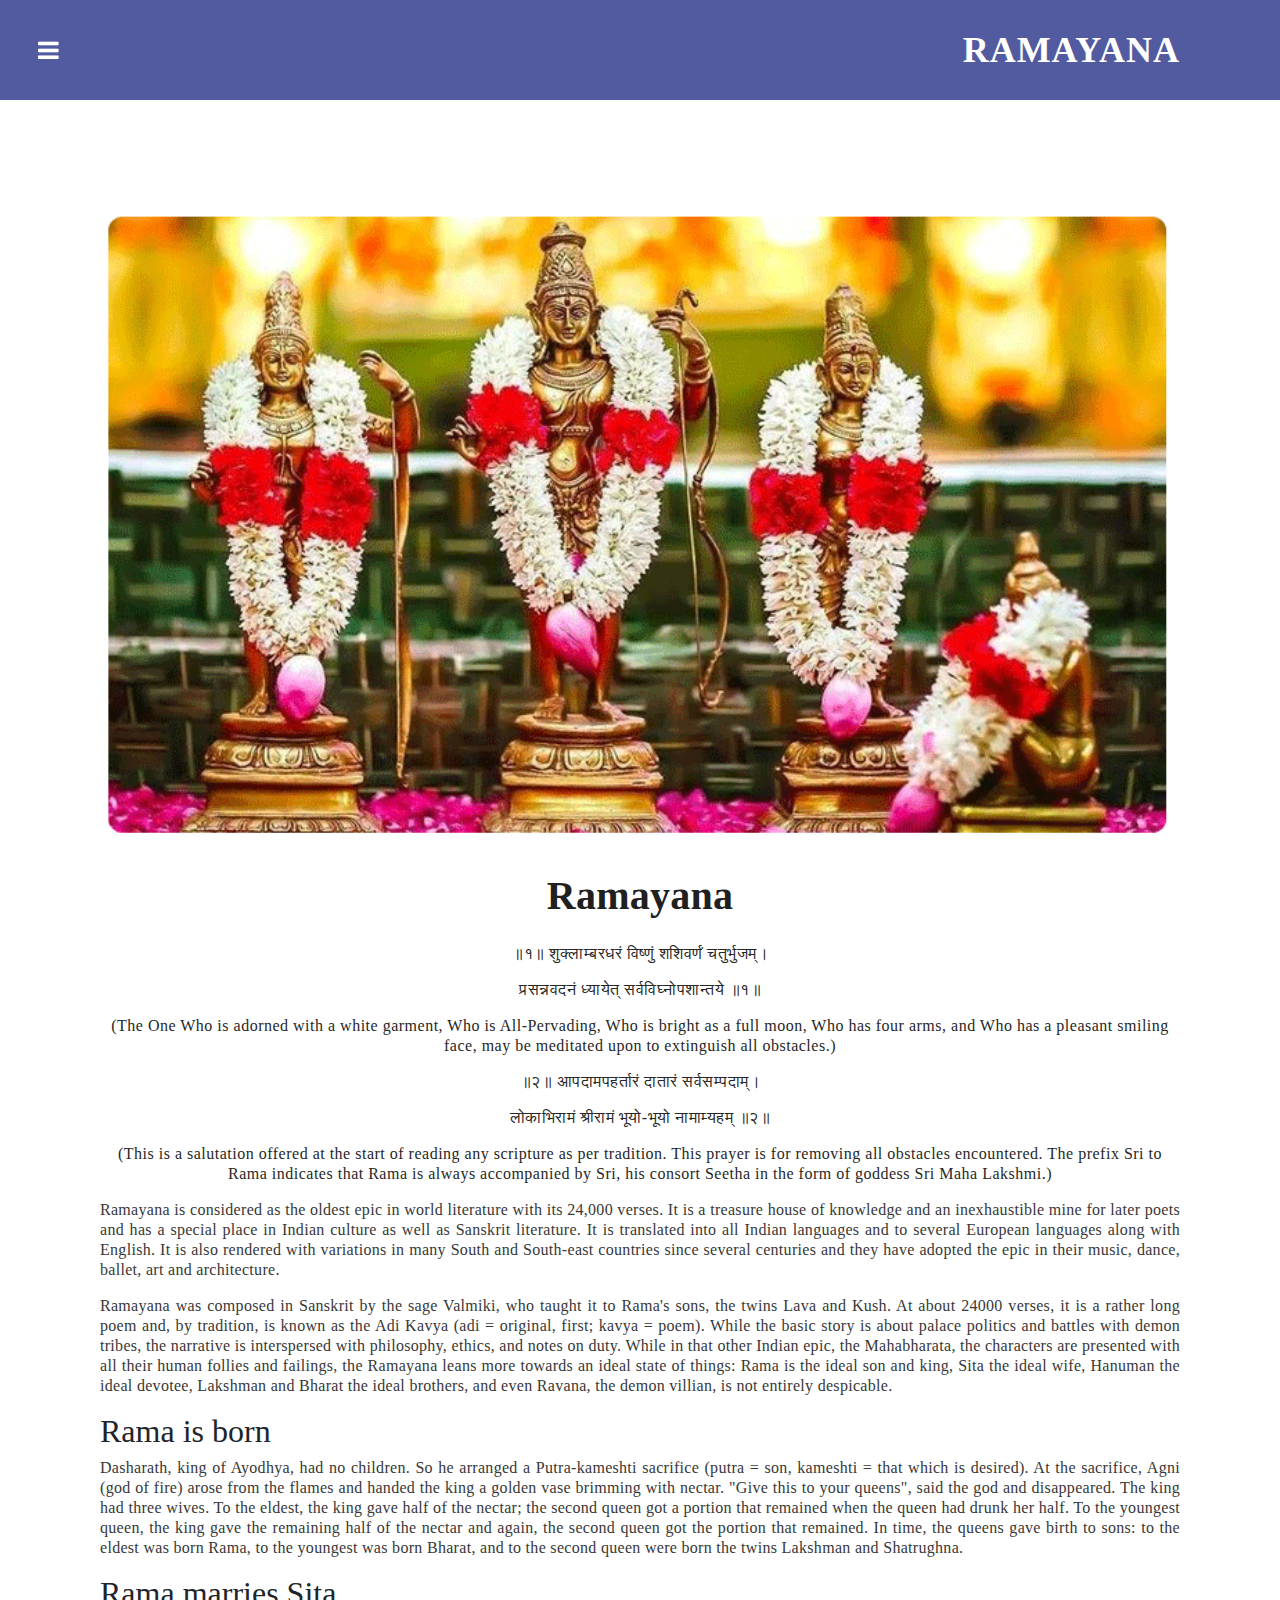
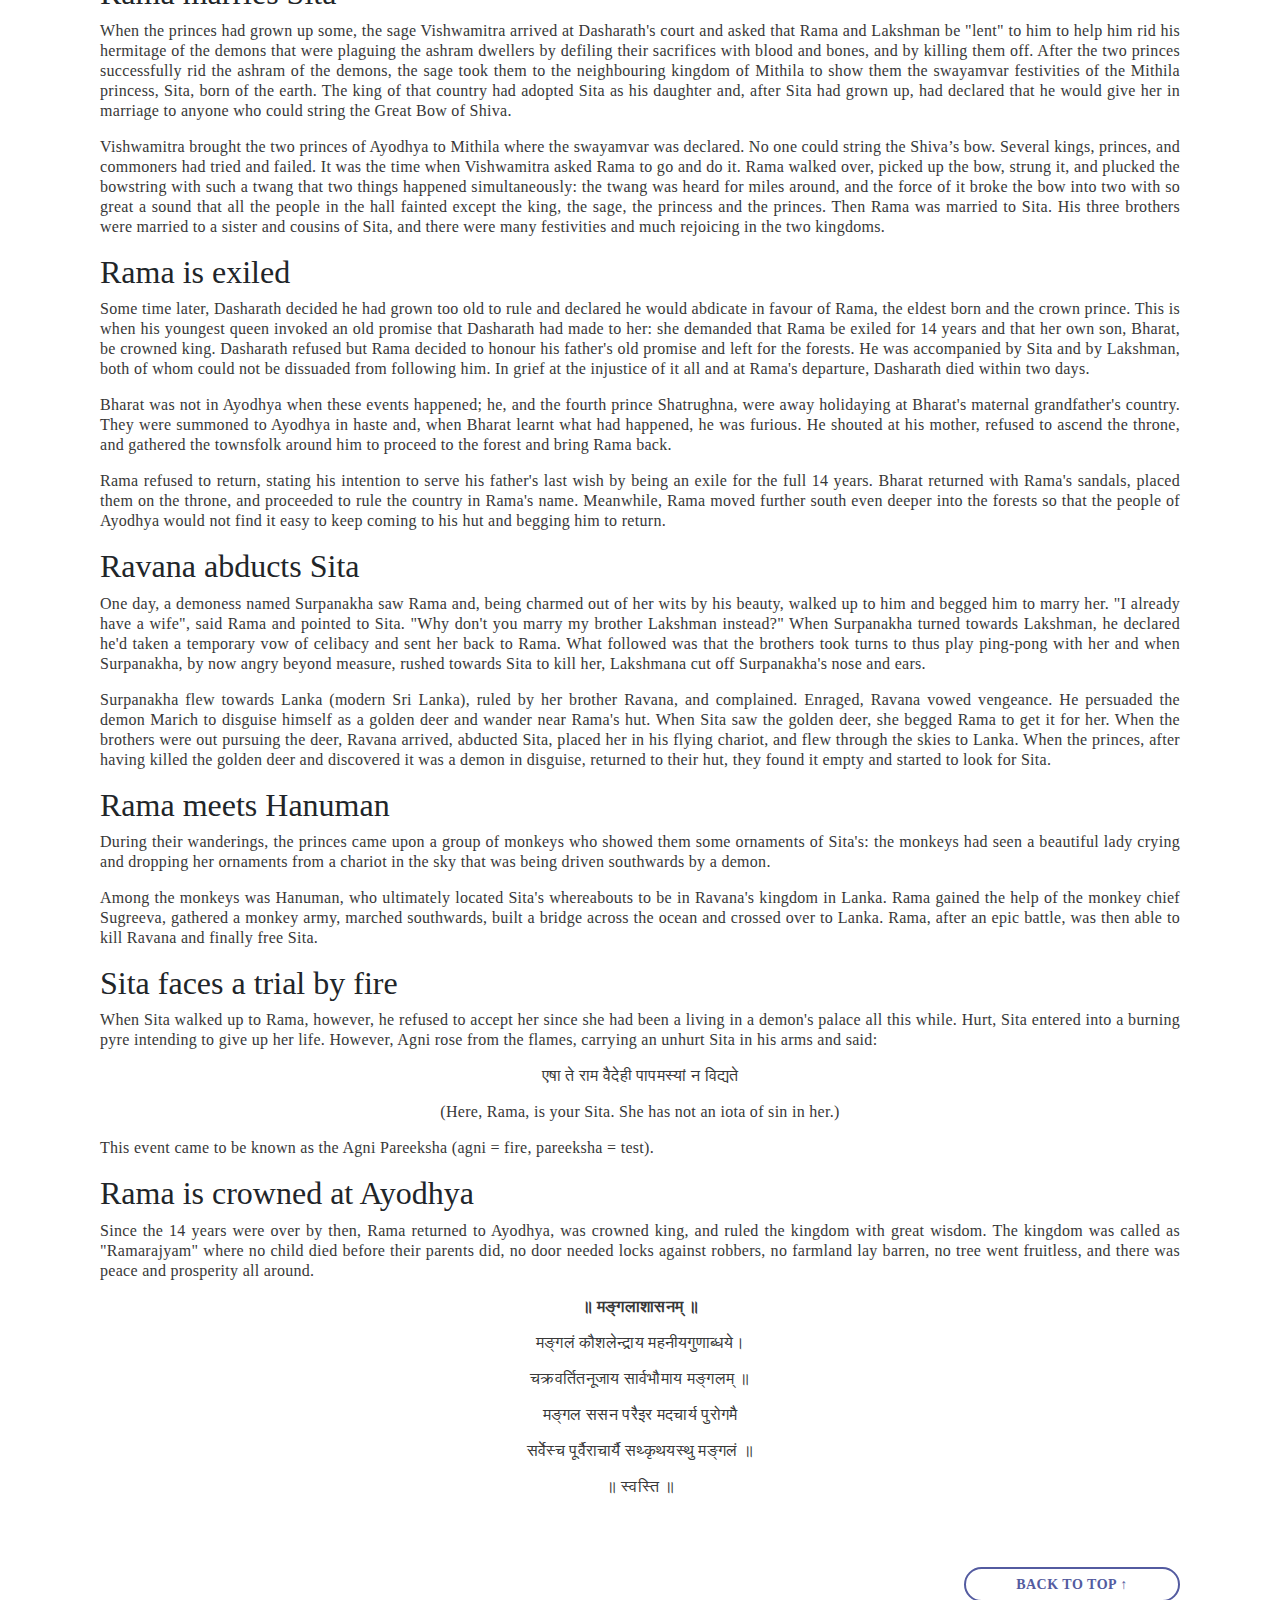
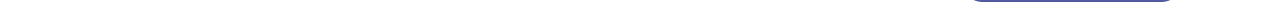
<file: story.html>
<!DOCTYPE html>
<html lang="en">

  <head>

    <meta charset="utf-8">
    <meta name="viewport" content="width=device-width, initial-scale=1, shrink-to-fit=no">
    <meta name="description" content="Ramayana is not limited to a particular religion. It is a gift to the mankind. Anyone following any belief on this planet can read this story and become more human. But remember this advice of my Guru who says never imagine Rama as God while reading Ramayana. It ruins the spirit of Ramayana because Rama never showed himself as God. He, as an ordinary human being, showed how to face the problems of life without leaving Dharma.">
    <meta name="author" content="Harish Atukaru">
    <link href="https://fonts.googleapis.com/css?family=Roboto:100,300,400,500,700" rel="stylesheet">

    <title>Ramayana</title>

    <!-- Bootstrap core CSS -->
    <link href="vendor/bootstrap/css/bootstrap.min.css" rel="stylesheet">



    <!-- Additional CSS Files -->
    <link rel="stylesheet" href="assets/css/fontawesome.css">
    <link rel="stylesheet" href="assets/css/templatemo-style.css">
    <link rel="stylesheet" href="assets/css/owl.css">

  </head>

<body class="is-preload">

    <!-- Wrapper -->
    <div id="wrapper">
      <a id="gettop"></a>
      <!-- Main -->
        <div id="main">
          <div class="inner">

            <!-- Header -->
            <header id="header">
              <div class="logo">
                <a href="index.html">Ramayana</a>
              </div>
            </header>
            

            <!-- Story -->
            <section class="main-banner storypage">
              <div class="container-fluid">
                <div class="row">
                  <div class="col-md-12">
                    <div class="banner-content">
                      <img src="assets/images/simple-post2.jpg" alt="Sita, Rama, Laksmana and Hanuman being worshipped">
                        <br/>
                      <br/>
                      <h2>Ramayana</h2>
                       <br/>
                       <p>॥१॥ शुक्लाम्बरधरं विष्णुं शशिवर्णं चतुर्भुजम्।</p>
                       <p>       प्रसन्नवदनं ध्यायेत् सर्वविघ्नोपशान्तये ॥१॥</p>
                       <p>(The One Who is adorned with a white garment, Who is All-Pervading, Who is bright as a full moon, Who has four arms, and Who has a pleasant smiling face, may be meditated upon to extinguish all obstacles.)</p>
                        <p>॥२॥ आपदामपहर्तारं दातारं सर्वसम्पदाम्। </p>
                        <p>    लोकाभिरामं श्रीरामं भूयो-भूयो नामाम्यहम् ॥२॥</p>
                        <p>(This is a salutation offered at the start of reading any scripture as per tradition. This prayer is for removing all obstacles encountered. The prefix Sri to Rama indicates that Rama is always accompanied by Sri, his consort Seetha in the form of goddess Sri Maha Lakshmi.)</p>
                        
                    </div>
                    <p>Ramayana is considered as the oldest epic in world literature with its 24,000 verses. It is a treasure house of knowledge and an inexhaustible mine for later poets and has a special place in Indian culture as well as Sanskrit literature. It is translated into all Indian languages and to several European languages along with English. It is also rendered with variations in many South and South-east countries since several centuries and they have adopted the epic in their music, dance, ballet, art and architecture.</p>
                    <p>Ramayana was composed in Sanskrit by the sage Valmiki, who taught it to Rama's sons, the twins Lava and Kush. At about 24000 verses, it is a rather long poem and, by tradition, is known as the Adi Kavya (adi = original, first; kavya = poem). While the basic story is about palace politics and battles with demon tribes, the narrative is interspersed with philosophy, ethics, and notes on duty. While in that other Indian epic, the Mahabharata, the characters are presented with all their human follies and failings, the Ramayana leans more towards an ideal state of things: Rama is the ideal son and king, Sita the ideal wife, Hanuman the ideal devotee, Lakshman and Bharat the ideal brothers, and even Ravana, the demon villian, is not entirely despicable.</p>
                    <h2>Rama is born</h2>
                    <p>Dasharath, king of Ayodhya, had no children. So he arranged a Putra-kameshti sacrifice (putra = son, kameshti = that which is desired). At the sacrifice, Agni (god of fire) arose from the flames and handed the king a golden vase brimming with nectar. "Give this to your queens", said the god and disappeared. The king had three wives. To the eldest, the king gave half of the nectar; the second queen got a portion that remained when the queen had drunk her half. To the youngest queen, the king gave the remaining half of the nectar and again, the second queen got the portion that remained. In time, the queens gave birth to sons: to the eldest was born Rama, to the youngest was born Bharat, and to the second queen were born the twins Lakshman and Shatrughna.</p>
                    <h2>Rama marries Sita</h2>
                    <p>When the princes had grown up some, the sage Vishwamitra arrived at Dasharath's court and asked that Rama and Lakshman be "lent" to him to help him rid his hermitage of the demons that were plaguing the ashram dwellers by defiling their sacrifices with blood and bones, and by killing them off. After the two princes successfully rid the ashram of the demons, the sage took them to the neighbouring kingdom of Mithila to show them the swayamvar festivities of the Mithila princess, Sita, born of the earth. The king of that country had adopted Sita as his daughter and, after Sita had grown up, had declared that he would give her in marriage to anyone who could string the Great Bow of Shiva.</p>
                    <p>Vishwamitra brought the two princes of Ayodhya to Mithila where the swayamvar was declared. No one could string the Shiva’s bow. Several kings, princes, and commoners had tried and failed. It was the time when Vishwamitra asked Rama to go and do it. Rama walked over, picked up the bow, strung it, and plucked the bowstring with such a twang that two things happened simultaneously: the twang was heard for miles around, and the force of it broke the bow into two with so great a sound that all the people in the hall fainted except the king, the sage, the princess and the princes. Then Rama was married to Sita. His three brothers were married to a sister and cousins of Sita, and there were many festivities and much rejoicing in the two kingdoms.</p>
                    <h2>Rama is exiled</h2>
                    <p>Some time later, Dasharath decided he had grown too old to rule and declared he would abdicate in favour of Rama, the eldest born and the crown prince. This is when his youngest queen invoked an old promise that Dasharath had made to her: she demanded that Rama be exiled for 14 years and that her own son, Bharat, be crowned king. Dasharath refused but Rama decided to honour his father's old promise and left for the forests. He was accompanied by Sita and by Lakshman, both of whom could not be dissuaded from following him. In grief at the injustice of it all and at Rama's departure, Dasharath died within two days.</p>
                    <p>Bharat was not in Ayodhya when these events happened; he, and the fourth prince Shatrughna, were away holidaying at Bharat's maternal grandfather's country. They were summoned to Ayodhya in haste and, when Bharat learnt what had happened, he was furious. He shouted at his mother, refused to ascend the throne, and gathered the townsfolk around him to proceed to the forest and bring Rama back.</p>
                    <p>Rama refused to return, stating his intention to serve his father's last wish by being an exile for the full 14 years. Bharat returned with Rama's sandals, placed them on the throne, and proceeded to rule the country in Rama's name. Meanwhile, Rama moved further south even deeper into the forests so that the people of Ayodhya would not find it easy to keep coming to his hut and begging him to return.</p>
                    <h2>Ravana abducts Sita</h2>
                    <p>One day, a demoness named Surpanakha saw Rama and, being charmed out of her wits by his beauty, walked up to him and begged him to marry her. "I already have a wife", said Rama and pointed to Sita. "Why don't you marry my brother Lakshman instead?" When Surpanakha turned towards Lakshman, he declared he'd taken a temporary vow of celibacy and sent her back to Rama. What followed was that the brothers took turns to thus play ping-pong with her and when Surpanakha, by now angry beyond measure, rushed towards Sita to kill her, Lakshmana cut off Surpanakha's nose and ears.</p>
                    <p>Surpanakha flew towards Lanka (modern Sri Lanka), ruled by her brother Ravana, and complained. Enraged, Ravana vowed vengeance. He persuaded the demon Marich to disguise himself as a golden deer and wander near Rama's hut. When Sita saw the golden deer, she begged Rama to get it for her. When the brothers were out pursuing the deer, Ravana arrived, abducted Sita, placed her in his flying chariot, and flew through the skies to Lanka. When the princes, after having killed the golden deer and discovered it was a demon in disguise, returned to their hut, they found it empty and started to look for Sita.</p>
                    <h2>Rama meets Hanuman</h2>
                    <p>During their wanderings, the princes came upon a group of monkeys who showed them some ornaments of Sita's: the monkeys had seen a beautiful lady crying and dropping her ornaments from a chariot in the sky that was being driven southwards by a demon.</p>
                    <p>Among the monkeys was Hanuman, who ultimately located Sita's whereabouts to be in Ravana's kingdom in Lanka. Rama gained the help of the monkey chief Sugreeva, gathered a monkey army, marched southwards, built a bridge across the ocean and crossed over to Lanka. Rama, after an epic battle, was then able to kill Ravana and finally free Sita.</p>
                    <h2>Sita faces a trial by fire</h2>
                    <p>When Sita walked up to Rama, however, he refused to accept her since she had been a living in a demon's palace all this while. Hurt, Sita entered into a burning pyre intending to give up her life. However, Agni rose from the flames, carrying an unhurt Sita in his arms and said:</p>
                    <p class="sloka">एषा ते राम वैदेही पापमस्यां न विद्यते</p>
                    <p class="sloka">(Here, Rama, is your Sita. She has not an iota of sin in her.)</p>
                    <p>This event came to be known as the Agni Pareeksha (agni = fire, pareeksha = test).</p>
                    <h2>Rama is crowned at Ayodhya</h2>
                    <p>Since the 14 years were over by then, Rama returned to Ayodhya, was crowned king, and ruled the kingdom with great wisdom. The kingdom was called as "Ramarajyam" where no child died before their parents did, no door needed locks against robbers, no farmland lay barren, no tree went fruitless, and there was peace and prosperity all around.</p>
                    <p class="sloka"><b>॥ मङ्गलाशासनम् ॥</b></p>
                    <p class="sloka">मङ्गलं कौशलेन्द्राय महनीयगुणाब्धये।</p>
                    <p class="sloka">चक्रवर्तितनूजाय सार्वभौमाय मङ्गलम् ॥</p>
                    <p class="sloka">मङ्गल ससन परैइर मदचार्य पुरोगमै</p>
                    <p class="sloka">सर्वेस्च पूर्वैराचार्यै सथ्कृथयस्थु मङ्गलं ॥</p>
                    <p class="sloka">॥ स्वस्ति ॥</p>
                 </div>
                </div>
              </div>
            </section>


            <!-- Back to top button-->
            
              <div class="border-rounded-button">
                <a href="#gettop">Back to top ↑</a>
              </div>
           

          </div>
       </div>

           <!-- Sidebar -->
        <div id="sidebar">

          <div class="inner">

            <!-- Search Box -->
            <section id="search" class="alt">
              <form method="get" action="#">
                <input type="text" name="search" placeholder="Search..." />
              </form>
            </section>
              
            <!-- Menu -->
            <nav id="menu">
              <ul>
                <li><a href="index.html">Home</a></li>
                <li><a href="story.html">The story</a></li>
                <li><a href="my_view.html">My view</a></li>
                <li><a href="contact.html">Contact</a></li>
                <li>
                  <span class="opener">References</span>
                   <ul>
                    <li><a href="https://www.valmiki.iitk.ac.in/" target="_blank" >Welcome to Valmiki Ramayana</a></li>
                    <li><a href="https://en.wikipedia.org/wiki/Ramayana" target="_blank" >Ramayana-Wikipedia</a></li>
                    <li><a href="http://www.valmikiramayan.net/" target="_blank" >Valmiki Ramayana</a></li>
                  </ul>
                </li>
                
              </ul>
            </nav>

            <!-- Popular versions of Ramayana-->
            <div class="featured-posts">
              <div class="heading">
                <h2>Popular versions of Ramayana</h2>
              </div>
              <div class="owl-carousel owl-theme">
                <a href="https://en.wikipedia.org/wiki/Ramayana" target="_blank" >
                  <div class="featured-item">
                    <img src="assets/images/featured_post_01.jpg" alt="Valmiki Ramyanam">
                    <p>Ramayana written by Valmiki in Sankskrit is the root version of the tale.</p>
                  </div>
                </a>
                <a href="https://tamilnation.org/literature/kamban/kambaramayanam.htm" target="_blank" >
                  <div class="featured-item">
                    <img src="assets/images/featured_post_02.jpg" alt="Kamba Ramyanam">
                    <p>The Tamil Kambaramayanam, a popular version, written by poet Kamban in the 12th century.</p>
                  </div>
                </a>
                <a href="https://en.wikipedia.org/wiki/Ramcharitmanas" target="_blank" >
                  <div class="featured-item">
                    <img src="assets/images/featured_post_03.jpg" alt=" Ramayanam">
                    <p>The Ramcharitmanas was written by Goswami Tulsidas in Awadhi language in the 16th century.</p>
                  </div>
                </a>
              </div>
            </div>

            <!-- Footer -->
            <footer id="footer">
              <p class="copyright">Copyright &copy; 2020 Harish Atukaru</p>
            </footer>

          </div>
        </div>

    </div>

  <!-- Scripts -->
  <!-- Bootstrap core JavaScript -->
    <script src="vendor/jquery/jquery.min.js"></script>
    <script src="vendor/bootstrap/js/bootstrap.bundle.min.js"></script>

    <script src="assets/js/browser.min.js"></script>
    <script src="assets/js/breakpoints.min.js"></script>
    <script src="assets/js/transition.js"></script>
    <script src="assets/js/owl-carousel.js"></script>
    <script src="assets/js/custom.js"></script>
</body>
</html>
</file>
<file: assets/css/templatemo-style.css>
@import url(fontawesome.css);
@import url("https://fonts.googleapis.com/css?family=Roboto+Slab:400,700");

body {
    font-family: 'Times New Roman', Times, serif;
    
}

/* Basic */

input, select, textarea {
	outline: none;
}

a:hover {
	color: #FC3;
	text-decoration: none;
}

p {
	font-size: 100%;
	line-height: 125%;
	color: #383838;
	letter-spacing: 0.3px;
}

h4 {
	font-size: 19px;
	font-weight: 700;
	color: #323236;
    letter-spacing: 0.25px;
    font-family: 'Linux Libertine','Georgia','Times',serif;
}

img {
	width: 100%;
	overflow: hidden;
}

.primary-button a,
button {
	font-size: 14px;
	font-weight: 700;
	text-transform: uppercase;
    background-color: transparent;
	display: inline-block;
	padding: 8px 20px;
	color: #535ba0;
	border: 2px solid #535ba0;
    transition: all 0.5s;
    }
.primary-button a:hover,
button:hover {
	color: #fff;
	background-color: rgba(83,91,160,1);
}

section#search {
	border-bottom: none;
	padding-bottom: 0px;
}

section {
	border-bottom: 3px solid rgb(224, 224, 224);
	padding-bottom: 8%;
}

/* Wrapper */

#wrapper {
    display: -moz-flex;
    display: -webkit-flex;
    display: -ms-flex;
    display: flex;
    -moz-flex-direction: row-reverse;
    -webkit-flex-direction: row-reverse;
    -ms-flex-direction: row-reverse;
    flex-direction: row-reverse;
    min-height: 100vh;
}


/* Main */

#main {
    -moz-flex-grow: 1;
    -webkit-flex-grow: 1;
    -ms-flex-grow: 1;
    flex-grow: 1;
    -moz-flex-shrink: 1;
    -webkit-flex-shrink: 1;
    -ms-flex-shrink: 1;
    flex-shrink: 1;
    width: 100%;
}

#main > .inner {
    padding: 100px;
}

/* Title content */
.main-banner .container-fluid {
	padding-left: 0px;
	padding-right: 0px;
}

.main-banner .banner-content h2 {
    font-family: 'Linux Libertine','Georgia','Times',serif;
    font-weight: bold;
	color: #202020;
	letter-spacing: 0.25px;
    margin: 0px;
    text-align: center;
    font-size: 2.5em;
}

.main-banner .banner-content p {
	font-size: 100%;
	color: #272727;
	letter-spacing: 0.5px;
    text-align: center;
    
}
.main-banner p{
    text-align:justify;
}

p.sloka {
    text-align: center;
    font-family: Cambria, Cochin, Georgia, Times, 'Times New Roman', serif;

}
section.storypage{
    border-bottom: none;
    padding-bottom: 0px ;
}
.storypage .banner-content h2{

    font-size: 2.5em;

}
/* Services */

.services {
    margin-top: 8%;
}
.services h2 {
	font-weight: bold;
	color: #111111;
	letter-spacing: 0.25px;
    margin: 0px;
    text-align: center;
}

.services .service-item {
	margin-top: 8%;
	background-color: #eee8e8;
	padding: 5%;
    text-align: center;
}

.services .service-item img{
	width: 110%;
	display: inline-block;
    margin-bottom: 5%;
    padding-right: 10%;
    
	
}
.services .service-item:hover {
	background-color: #535ba0;
}
.services .service-item:hover h4,
.services .service-item:hover p {
	color: #fff;
}

/* Top Image */

.top-image {
	margin-top: 8%;
}

.top-image .container-fluid {
	padding-left: 0px;
	padding-right: 0px;
}

.top-image h2 {
    margin: 30px 0px 20px 0px;
    font-family: 'Linux Libertine','Georgia','Times',serif;
    color: #222222;
}
.top-image img {
	padding-bottom: 1.5%;
}

.top-image .primary-button {
	margin-top: 30px;
}
.top-image p{
    text-align:justify;
}


/* Right Image */

.right-image {
	margin-top: 8%
}

.right-image .container-fluid {
	padding-left: 0px;
	padding-right: 0px;
}

.right-image .left-content {
	margin-right: 15px;
}

.right-image h3 {
    margin: 0px 0px 20px 0px;
    font-family: 'Linux Libertine','Georgia','Times',serif;
    color: #222222;
}
.right-image p{
    text-align:justify;
}
/* Left Image */

.left-image {
	margin-top: 8%;
}

.left-image .container-fluid {
	padding-left: 0px;
	padding-right: 0px;
}

.left-image .right-content {
	margin-left: 15px;
}

.left-image h3 {
    margin: 0px 0px 20px 0px;
    font-family: 'Linux Libertine','Georgia','Times',serif;
    color: #222222;
}
 #slok p{
    text-align: center;
}

section.final {
    border-bottom: none;
    margin-bottom: 0px;
    padding-bottom: 0px;
}
.left-image p{
    text-align:justify;
}


/* Forms */

section.forms {
    margin-top: 5%;
}
section.forms h3 {
    font-weight: bold;
    padding-bottom: 2%;
    font-size: 2em;
    font-family: 'Linux Libertine','Georgia','Times',serif;
}

section.forms .container-fluid {
    padding-left: 0px;
    padding-right: 0px;
}

.forms input,
.forms select {
    font-size: 14px;
    color: #7a7a7a;
    width: 100%;
    height: 50px;
    border-radius: 0px;
    border: 2px solid #eee;
    outline: none;
    padding-left: 20px;
    line-height: 50px;
    margin-bottom: 40px;
}

.forms textarea {
    font-size: 14px;
    color: #7a7a7a;
    width: 100%;
    height: 160px;
    max-height: 220px;
    border-radius: 0px;
    border: 2px solid #eee;
    outline: none;
    padding-left: 20px;
    line-height: 50px;
    margin-bottom: 40px;
}

.forms input:focus,
.forms select:focus,
.forms textarea:focus {
    outline: none;
    box-shadow: none;
    border-color: #535ba0;
}

.forms .circle-item {
    margin-bottom: 30px;
   
}

input[type="checkbox"],
input[type="radio"] {
    -moz-appearance: none;
    -webkit-appearance: none;
    -ms-appearance: none;
    appearance: none;
    display: block;
    float: left;
    margin-right: -2rem;
    opacity: 0;
    width: 1rem;
    z-index: -1;
}

input[type="checkbox"] + label,
input[type="radio"] + label {
    text-decoration: none;
    cursor: pointer;
    display: inline-block;
    font-size: 14px;
    letter-spacing: 0;
    text-transform: none;
    font-weight: 300;
    background-color: #eee;
    padding: 20px;
    padding-right: 1rem;
    position: relative;
    min-width: 180px;
    width: 100%;
    display: inline-block;
    line-height: 22px;
}

input[type="checkbox"] + label:before,
input[type="radio"] + label:before {
    -moz-osx-font-smoothing: grayscale;
    -webkit-font-smoothing: antialiased;
    font-family: FontAwesome;
    font-style: normal;
    font-weight: normal;
    text-transform: none !important;
}

input[type="checkbox"] + label:before,
input[type="radio"] + label:before {
    border-radius: 0px;
    background-color: #fff;
    content: '';
    display: inline-block;
    line-height: 30px;
    position: absolute;
    text-align: center;
    width: 30px;
    height: 30px;
    top: 50%;
    transform: translateY(-50%);
    right: 10px;
}

.circle-item input[type="checkbox"] + label:before,
.circle-item input[type="radio"] + label:before {
    border-radius: 50%;
}

input[type="checkbox"]:checked + label:before,
input[type="radio"]:checked + label:before {
    content: '\f00c';
    background-color: #535ba0;
    color: #fff;
}


input[type="radio"] + label:before {
    border-radius: 0px;
}

/* Map */

section.contact-form{
    margin-top: 8%;
    border-bottom: none;
    margin-bottom: 0px;
    padding-bottom: 0px;
}
section.contact-form h3 {
    font-weight: bold;
    padding-bottom: 2%;
    font-size: 2em;
    font-family: 'Linux Libertine','Georgia','Times',serif;
    color: #222222;
}

section.contact-form .container-fluid {
    padding-left: 0px;
    padding-right: 0px;
}
#map2, #map3 {
    display:none;
}



    /* My view */

.myviewpage .container-fluid {
    padding-left: 0px;
    padding-right: 0px;
}
.myviewpage p{
    text-align: justify ;
}
section.myviewpage{
    border-bottom: none;
    padding-bottom: 0px;
}
.myviewpage .banner-content h2{
    font-size: 3em;
}
/* Section Heading */

.section-heading .container-fluid {
    padding-left: 0px;
    padding-right: 0px;
}

.section-heading h2 {
    margin-top: 0px;
    font-size: 24px;
    font-weight: 700;
    margin-bottom: 50px;
    font-family: 'Linux Libertine','Georgia','Times',serif;
    color: #222222;
}

/*Back to top button*/
.border-rounded-button {
    padding-top:5%;
    width:20%;
    float: right;
}
.border-rounded-button a {
    font-size: 14px;
    font-weight: 700;
    text-transform: uppercase;
    display: inline-block;
    padding: 5px;
    width: 100%;
    text-align: center;
    letter-spacing: 0.5px;
    color: #535ba0;
    border: 2px solid #535ba0;
    transition: all 0.5s;
    background-color: rgba(83,91,160,0.0);
    border-radius: 20px;
}
.border-rounded-button a:hover {
    color: #fff;
    background-color: rgba(83,91,160,1);
}

/* Sidebar */

#sidebar {
    -moz-flex-grow: 0;
    -webkit-flex-grow: 0;
    -ms-flex-grow: 0;
    flex-grow: 0;
    -moz-flex-shrink: 0;
    -webkit-flex-shrink: 0;
    -ms-flex-shrink: 0;
    flex-shrink: 0;
    -moz-transition: margin-left 0.5s ease, box-shadow 0.5s ease;
    -webkit-transition: margin-left 0.5s ease, box-shadow 0.5s ease;
    -ms-transition: margin-left 0.5s ease, box-shadow 0.5s ease;
    transition: margin-left 0.5s ease, box-shadow 0.5s ease;
    background-color: #24252d;
    position: relative;
    width: 420px;
}

#sidebar > .inner {
    position: relative;
    width: 420px;
    padding: 0px 50px;
}

#sidebar > .inner > #search  {
    background-color: #2d2e39;
    height: 100px;
    width: 420px;
    display: inline-block;
    margin-left: -50px;
}
#sidebar > .inner > #search input {
	width: 100%;
	height: 100px;
	background-color: transparent;
	border: none;
	padding: 0px 50px;
	color: #fff;
}

#search form:before {
	font-family: 'FontAwesome';
    -moz-transform: scaleX(-1);
    -webkit-transform: scaleX(-1);
    -ms-transform: scaleX(-1);
    transform: scaleX(-1);
    color: #fff;
    content: '\f002';
    cursor: default;
    display: block;
    position: absolute;
    right: 50px;
    text-align: center;
    top: 35px;
    font-size: 18px;
}

#sidebar .toggle {
    text-decoration: none;
    -moz-transition: left 0.5s ease;
    -webkit-transition: left 0.5s ease;
    -ms-transition: left 0.5s ease;
    transition: left 0.5s ease;
    -webkit-tap-highlight-color: rgba(255, 255, 255, 0);
    border: 0;
    display: block;
    color: #fff;
    height: 100px;
    left: 420px;
    line-height: 100px;
    outline: 0;
    overflow: hidden;
    position: absolute;
    text-align: center;
    text-indent: 100px;
    top: 0;
    width: 100px;
    z-index: 10000;
}

#sidebar .toggle:before {
    -moz-osx-font-smoothing: grayscale;
    -webkit-font-smoothing: antialiased;
    font-family: FontAwesome;
    font-style: normal;
    font-weight: normal;
    text-transform: none !important;
}

#sidebar .toggle:before {
    content: '\f0c9';
    font-size: 2rem;
    height: inherit;
    left: 0;
    line-height: inherit;
    position: absolute;
    text-indent: 0;
    top: 0;
    width: inherit;
}

#sidebar.inactive {
    margin-left: -420px;
}

@media screen and (max-width: 1680px) {
    #sidebar {
        width: 380px;
    }
    #sidebar > .inner {
        padding: 0px 30px;
        width: 380px;
    }
    #sidebar .toggle {
        height: 100px;
        left: 380px;
        line-height: 100px;
    }
    #sidebar .toggle:before {
        font-size: 24px;
    }
    #sidebar.inactive {
        margin-left: -380px;
    }
    #sidebar > .inner > #search  {
	    width: 380px;
	    margin-left: -30px;
	}
	#menu {
		margin-top: 30px;
	}
	.featured-posts {
		margin-left: -30px!important;
		margin-right: -30px!important;
		padding: 30px!important;
	}
}

@media screen and (max-width: 1280px) {
    #sidebar {
        box-shadow: 0 0 5em 0 rgba(0, 0, 0, 0.175);
        height: 100%;
        left: 0;
        position: fixed;
        top: 0;
        z-index: 10000;
    }
    #sidebar.inactive {
        box-shadow: none;
    }
    #sidebar > .inner {
        -webkit-overflow-scrolling: touch;
        height: 100%;
        left: 0;
        overflow-x: hidden;
        overflow-y: auto;
        position: absolute;
        top: 0;
    }
    #sidebar > .inner:after {
        content: '';
        display: block;
        height: 4em;
        width: 100%;
    }
    #sidebar .toggle {
        width: 6em;
    }
    #sidebar .toggle:before {
        font-size: 1.5rem;
        color: #fff;
        background-color: rgba(83,91,160,0.75);
    }
    body.is-preload #sidebar {
        display: none;
    }
}

@media screen and (max-width: 845px) {
    #header .logo a {
        margin-right: 30px!important;
    }
	#main > .inner {
	    padding: 15px;
	}
	#header {
	    margin: -15px!important;
	}
	section.main-banner {
		margin-top: 30px;
    }
    .main-banner .banner-content h2 {
        font-size: 2em;
    }
    .page-heading h1 {
        margin-top: 80px;
    }
    .border-rounded-button {
        padding-top:5%;
        width:100%;
    }
    #sidebar .toggle {
        text-indent: 8.25em;
        width: 7.25em;
    }
    #sidebar .toggle:before {
        color: #fff;
        margin-left: -0.0855em;
        margin-top: -0.25em;
        font-size: 20px;
        z-index: 1;
    }
    #sidebar .toggle:before {
    	background-color: transparent;
    }
    #sidebar .toggle:after {
        background: rgba(83, 91, 160, 0.90);
        border-radius: 5px;
        content: '';
        height: 60px;
        left: 15px;
        position: absolute;
        top: 15px;
        width: 80px;
    }
    .left-image .right-content {
    	margin-top: 40px;
    	margin-left: 0px;
    }
    .right-image .left-content {
    	margin-bottom: 40px;
    	margin-right: 0px;
    }
    .main-banner {
    	text-align: center;
    }
    .main-banner .banner-content .banner-caption {
    	padding: 30px;
    }
    .contact-form button {
        margin-bottom: 30px;
    }
    #map1 {
        display:none;
    }
    #map2 {
      display:inline-block;
    }
    #map3{
        display:none;
    }
}

@media screen and (max-width: 430px) {
    
    .main-banner .banner-content h2 {
        font-size: 1.8em;
    }
    #map1 {
        display:none;
    }
    #map2 {
      display:none;
    }
    #map3 {
        display:inline-block;
      }
}

/* Featured Post */

.featured-posts {
	margin-top: 50px;
	position: relative;
	background-color: #1e1f25;
	margin-left: -50px;
	margin-right: -50px;
	padding: 50px;
}

.featured-posts .heading h2 {
	font-size: 19px;
	color: #fff;
	border-bottom: 1px solid #2d2e39;
	padding-bottom: 10px;
    margin-bottom: 25px;
    font-family: 'Linux Libertine','Georgia','Times',serif;
}

.featured-posts p {
	margin-top: 20px;
    color: #fff;
    font-size: 90%;
}

.owl-carousel .owl-dots {
	position: absolute;
	top: -55px;
	right: 0;
}

.owl-carousel button.owl-dot {
	width: 10px;
	height: 10px;
	background-color: #2d2e39!important;
	margin-left: 5px;
	outline: none;
}

.owl-carousel button.active {
	background-color: #535ba0!important;
}


/* Header */

#header {
    display: -moz-flex;
    display: -webkit-flex;
    display: -ms-flex;
    display: flex;
    position: relative;
    background-color: #535ba0;
    margin: -100px -100px 100px -100px;
}

#header .logo {
    text-align: right;
    display: inline-block;	
    width: 100%;
    height: 100px;
    line-height: 100px;
    font-family: 'Linux Libertine','Georgia','Times',serif;
}
#header .logo a {
	font-size: 36px;
	text-transform: uppercase;
	letter-spacing: 1px;
	color: #fff;
	font-weight: 700;
	margin-right: 100px;
}


/* Footer */

#footer .copyright {
	text-align: center;
    color: #fff;
    font-size: 14px;
    margin-top: 50px;
}

#footer .copyright p {
	margin-bottom: 0px;
}


/* Menu */
#menu {
	margin-top: 50px;
}

#menu ul {
    -moz-user-select: none;
    -webkit-user-select: none;
    -ms-user-select: none;
    user-select: none;
    color: #3d4449;
    font-family: "Roboto Slab", serif;
    font-family: 400;
    letter-spacing: 0.075em;
    list-style: none;
    margin-bottom: 0;
    padding: 0;
    text-transform: uppercase;
}

#menu ul a,
#menu ul span {
	color: #fff;
    border-bottom: 0;
    cursor: pointer;
    display: block;
    font-size: 15px;
    font-weight: 300;
    padding: 15px 0px;
}
#menu ul li ul a,
#menu ul li ul span {
    padding: 10px 0px;
}

#menu ul a:hover,
#menu ul span:hover {
    color: #535ba0;
}

#menu ul a.opener,
#menu ul span.opener {
    -moz-transition: color 0.2s ease-in-out;
    -webkit-transition: color 0.2s ease-in-out;
    -ms-transition: color 0.2s ease-in-out;
    transition: color 0.2s ease-in-out;
    text-decoration: none;
    -webkit-tap-highlight-color: rgba(255, 255, 255, 0);
    position: relative;
    
}


#menu ul a.opener:before,
#menu ul span.opener:before {
    -moz-osx-font-smoothing: grayscale;
    -webkit-font-smoothing: antialiased;
    font-family: FontAwesome;
    font-style: normal;
    font-weight: normal;
    text-transform: none !important;
}

#menu ul a.opener:before,
#menu ul span.opener:before {
    -moz-transition: color 0.2s ease-in-out, -moz-transform 0.2s ease-in-out;
    -webkit-transition: color 0.2s ease-in-out, -webkit-transform 0.2s ease-in-out;
    -ms-transition: color 0.2s ease-in-out, -ms-transform 0.2s ease-in-out;
    transition: color 0.2s ease-in-out, transform 0.2s ease-in-out;
    color: #fff;
    content: '\f078';
    position: absolute;
    right: 0;
}

#menu ul a.opener:hover:before,
#menu ul span.opener:hover:before {
    color: #535ba0;
}

#menu ul a.opener.active + ul,
#menu ul span.opener.active + ul {
    display: block;
}

#menu ul a.opener.active:before,
#menu ul span.opener.active:before {
    -moz-transform: rotate(-180deg);
    -webkit-transform: rotate(-180deg);
    -ms-transform: rotate(-180deg);
    transform: rotate(-180deg);
}

#menu > ul > li {
    border-top: solid 1px #1a1b20;
    margin: 0.5em 0 0 0;
    padding: 0.5em 0 0 0;
}

#menu > ul > li > ul {
    color: #9fa3a6;
    display: none;
    margin: 0.5em 0 1.5em 0;
    padding-left: 1em;
}

#menu > ul > li > ul a,
#menu > ul > li > ul span {
    font-size: 13px;
}

#menu > ul > li > ul > li {
    margin: 0.125em 0 0 0;
    padding: 0.125em 0 0 0;
    
}
#menu > ul > li:first-child {
    border-top: 0;
    margin-top: 0;
    padding-top: 0;
}
</file>
